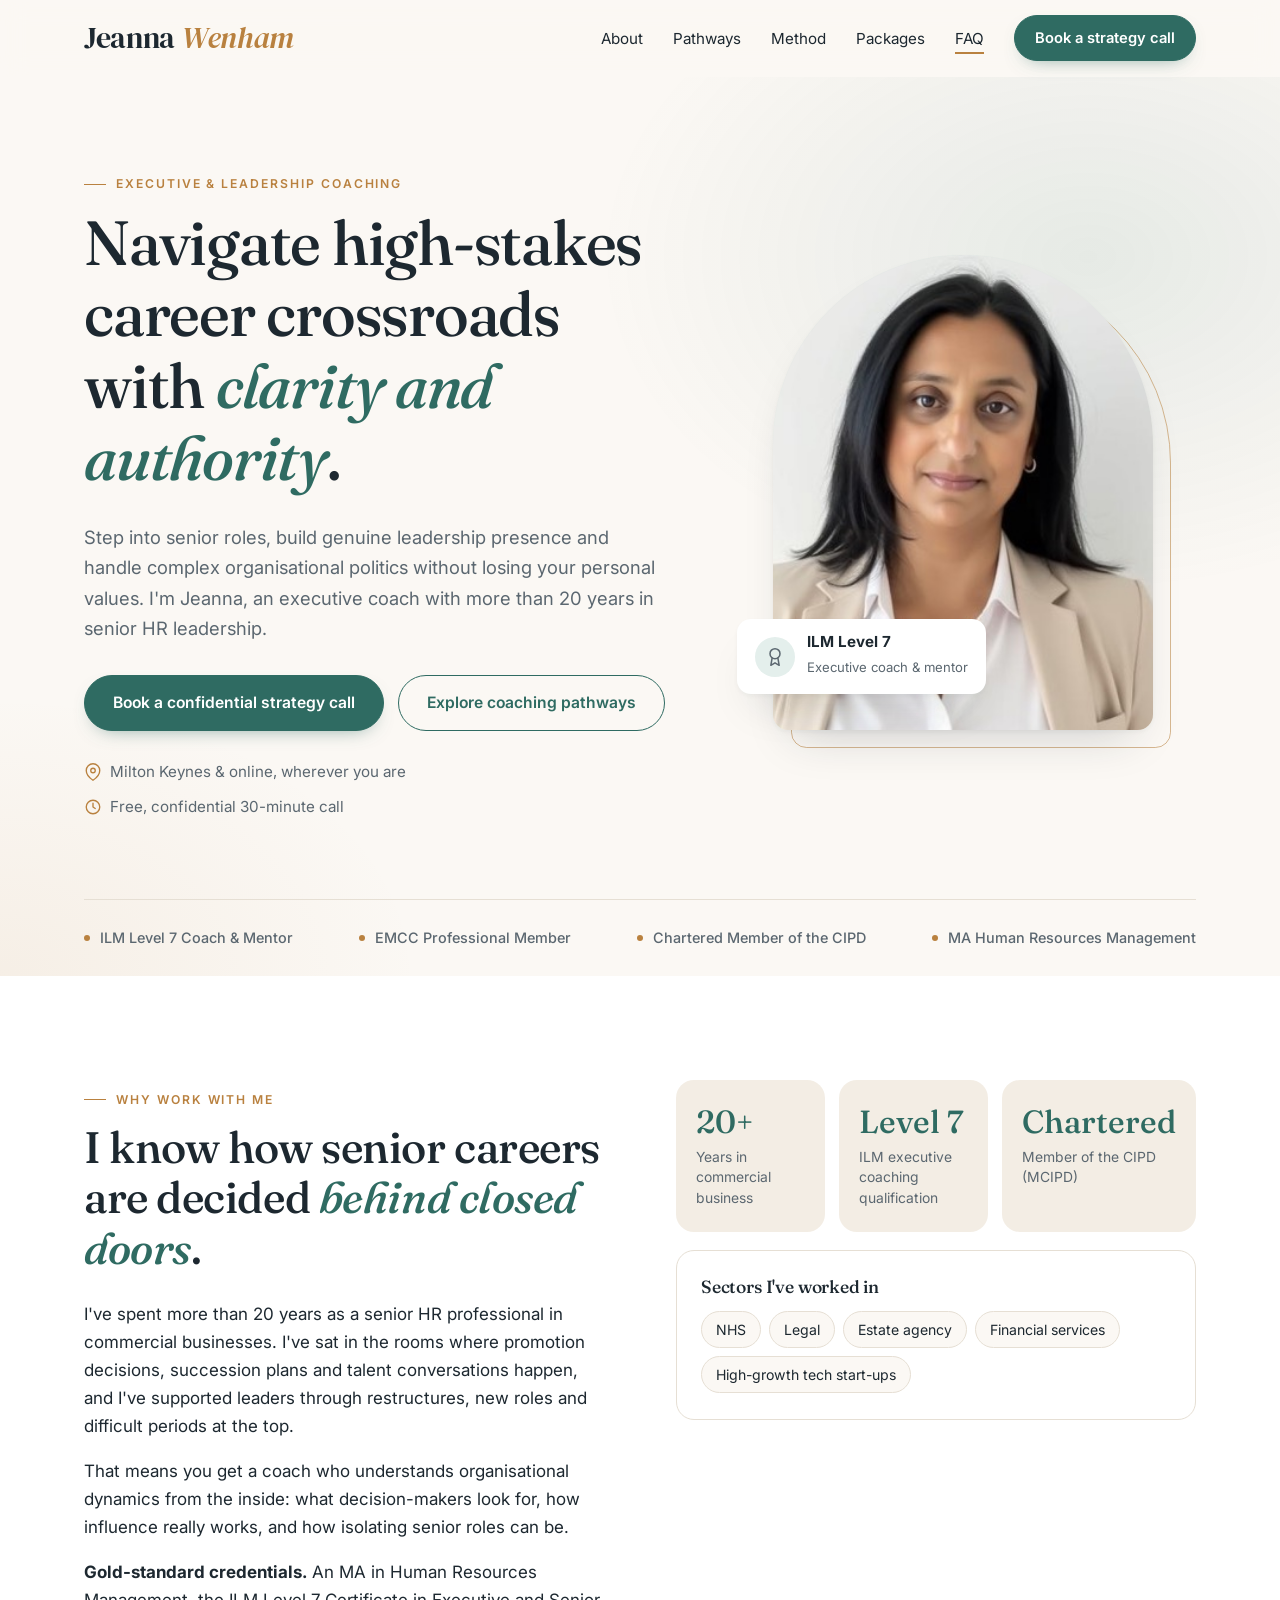
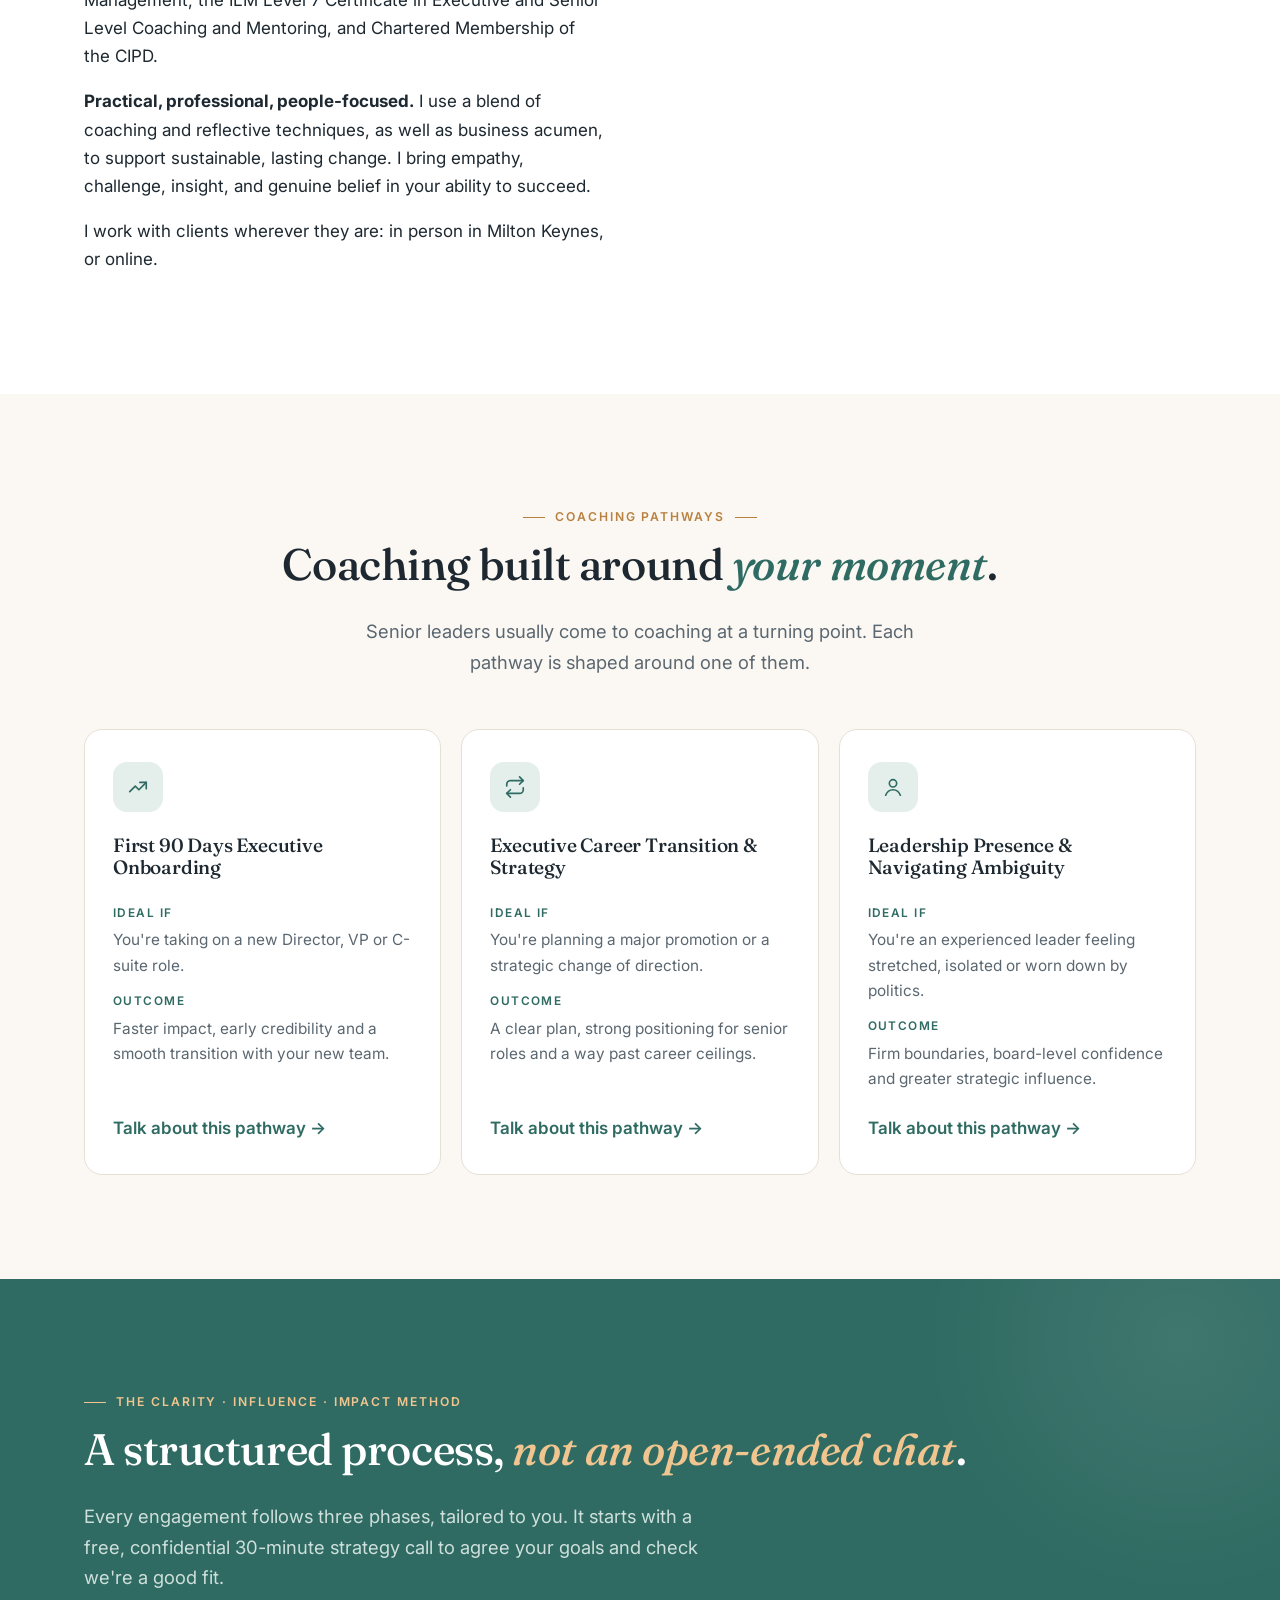
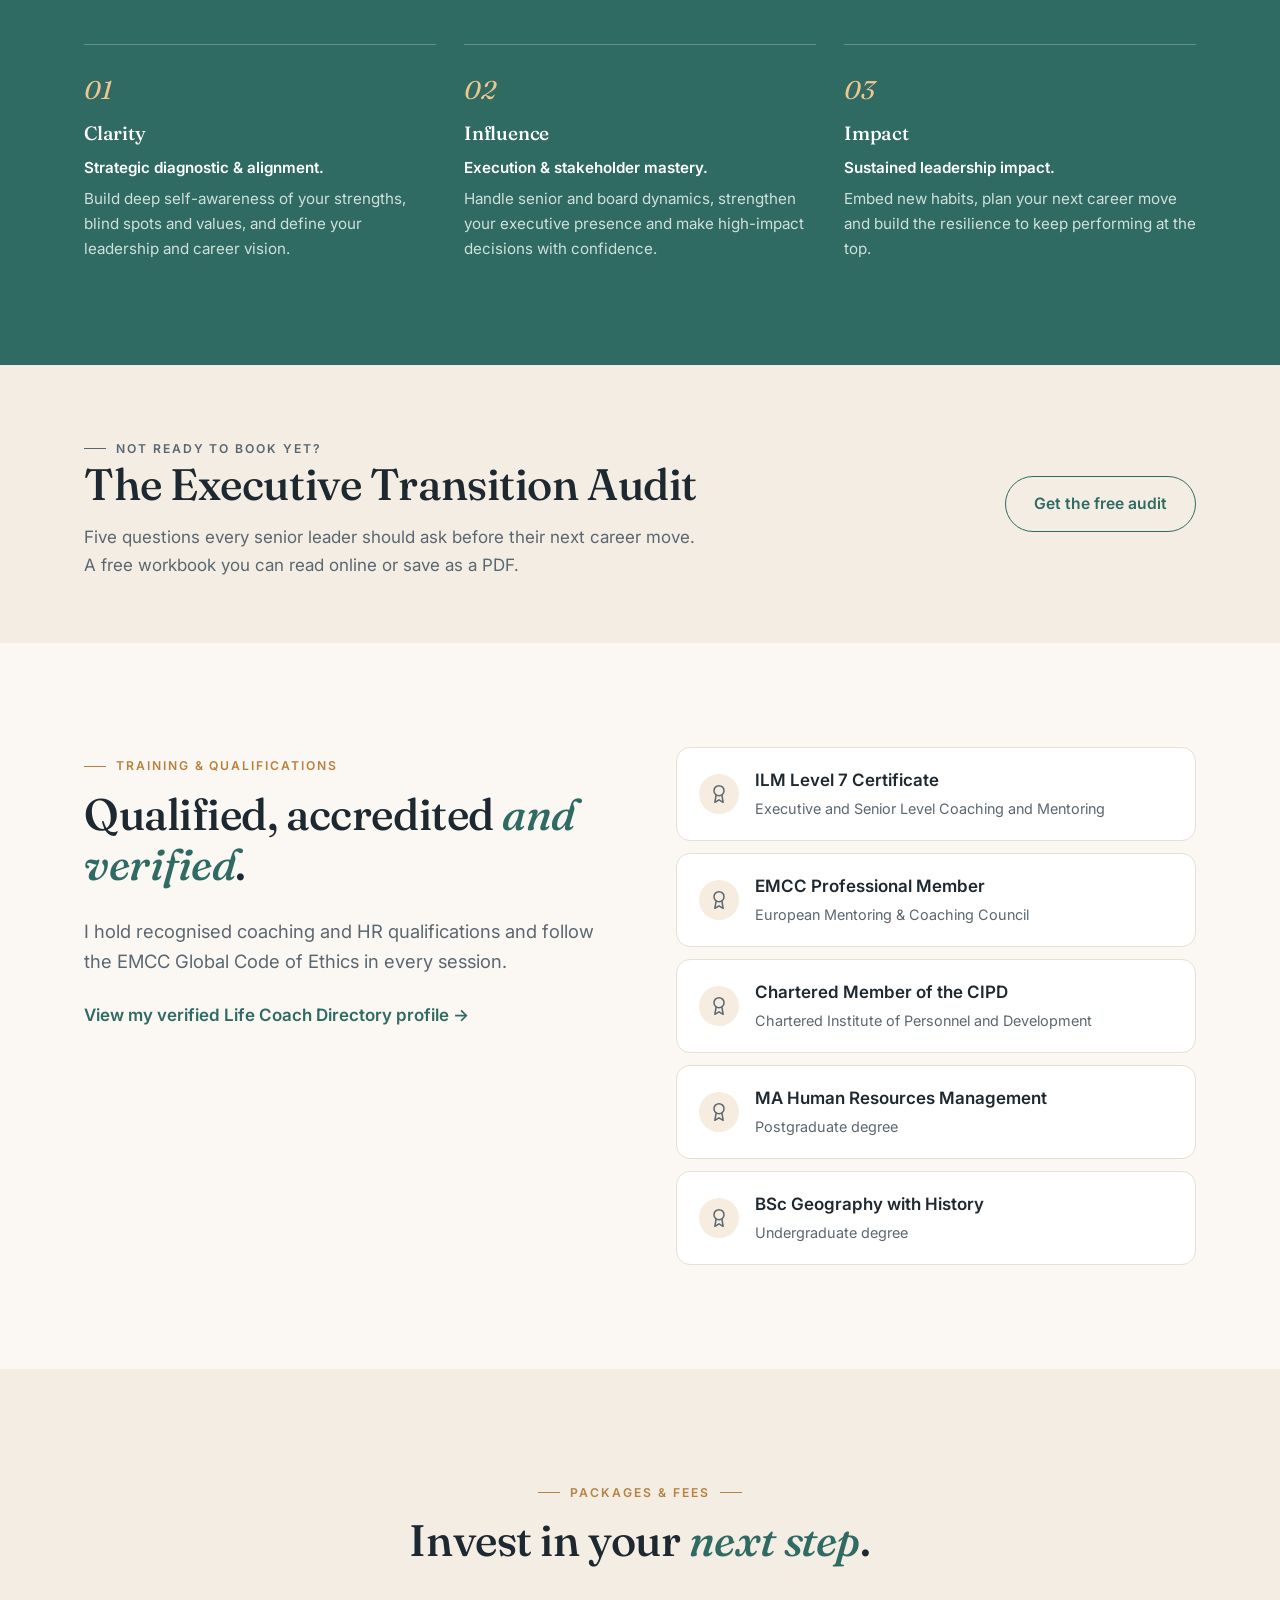
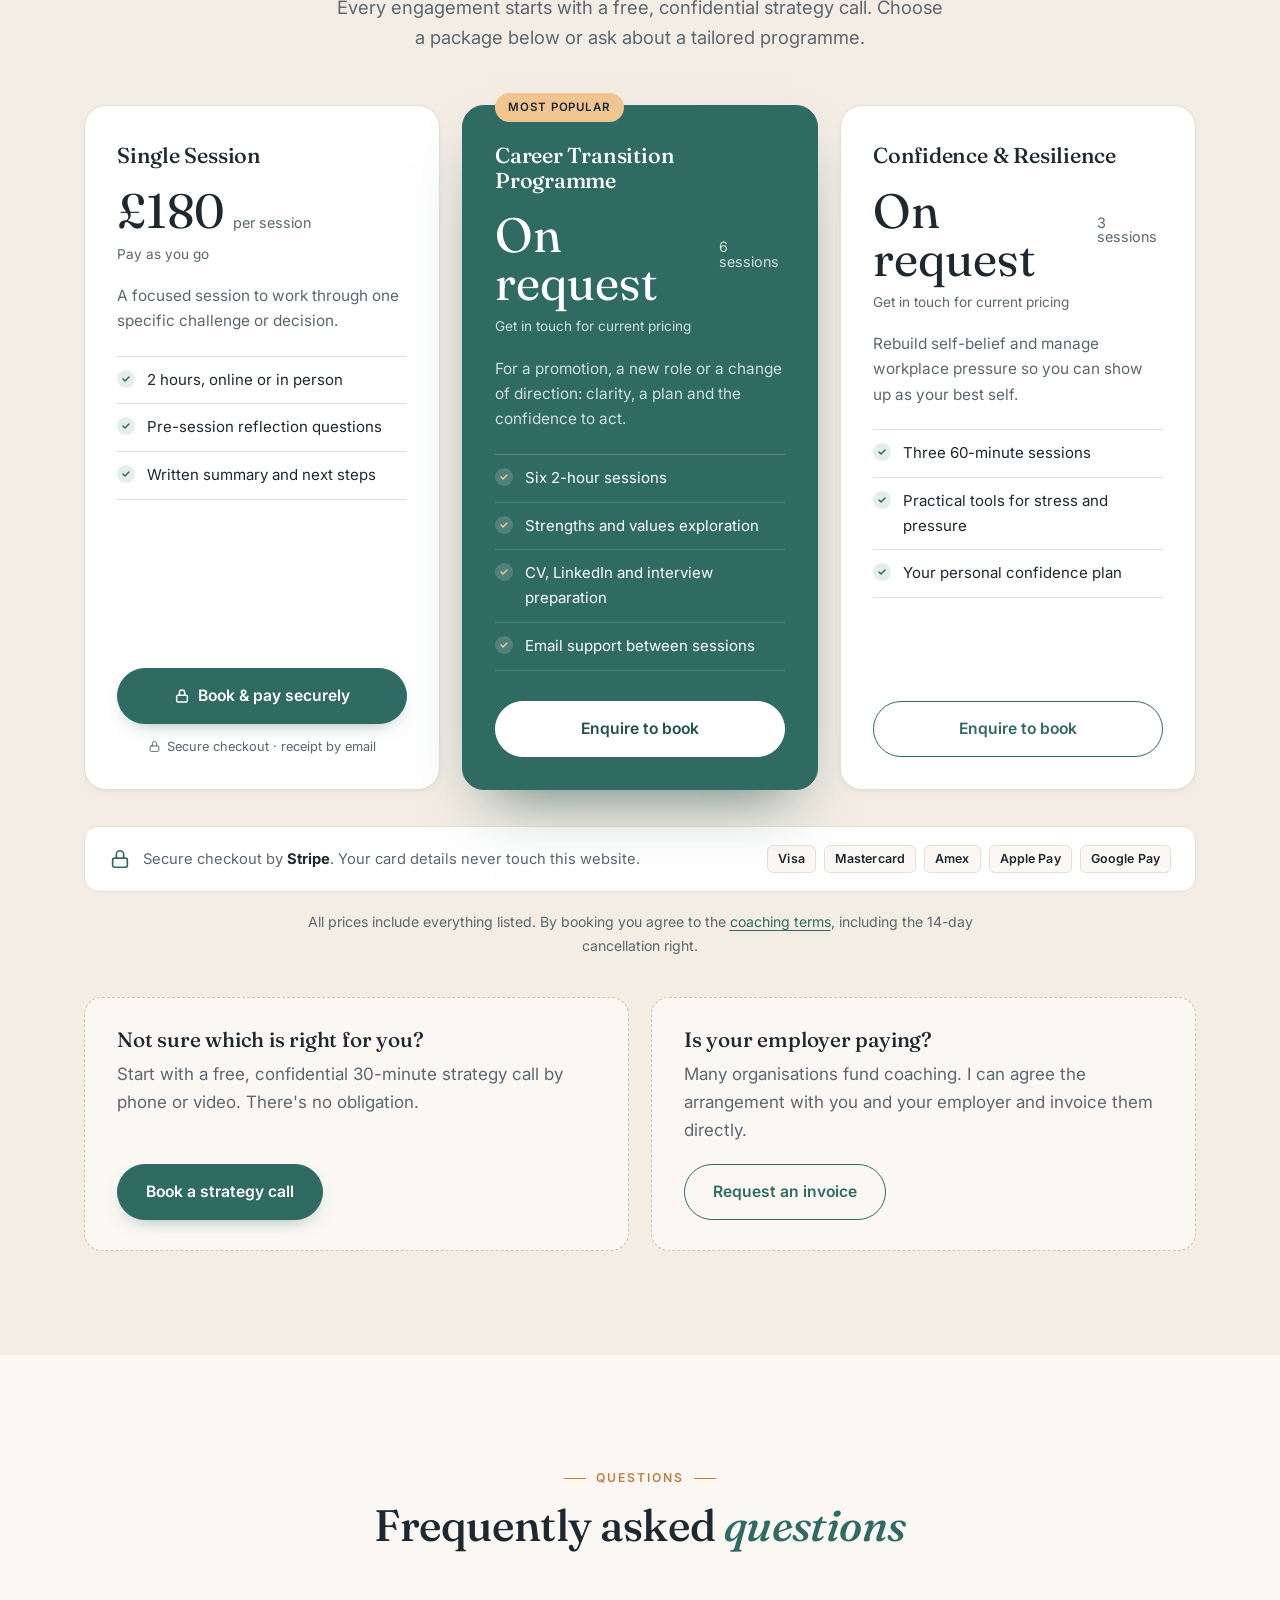
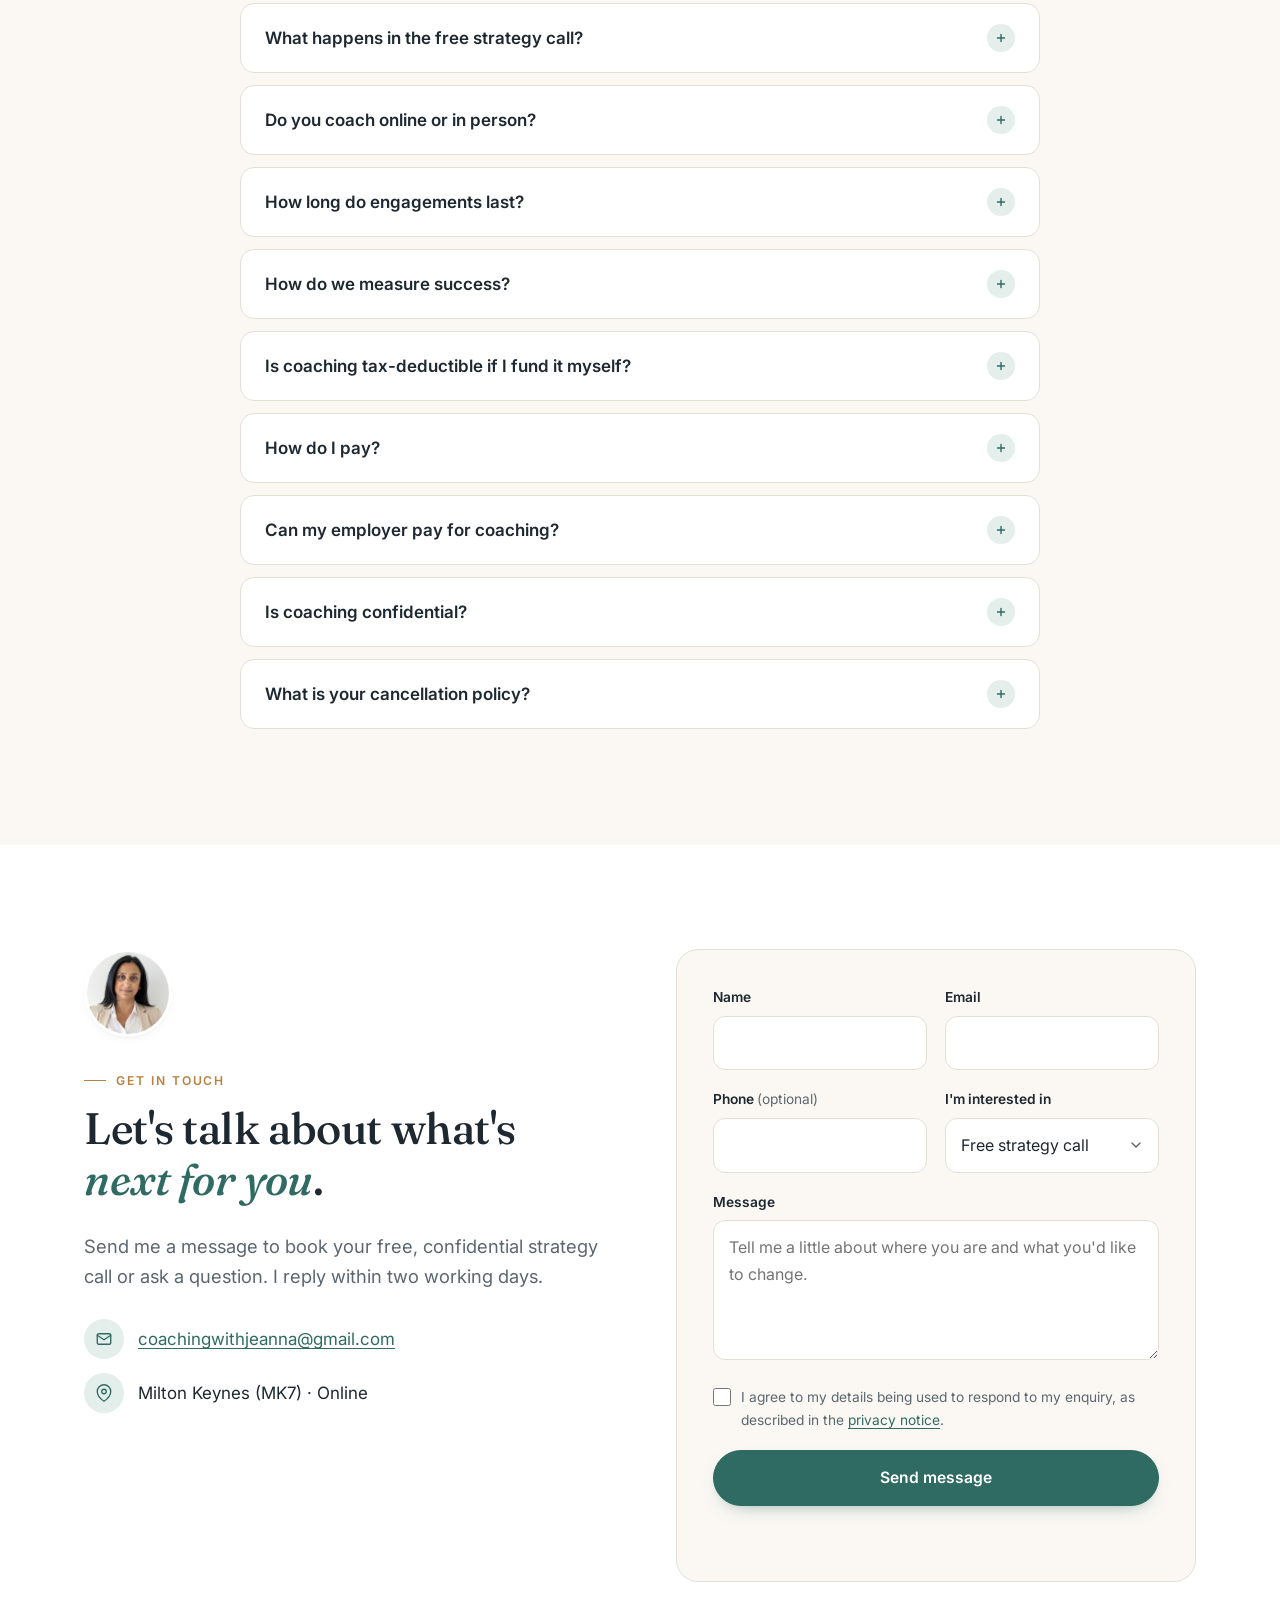
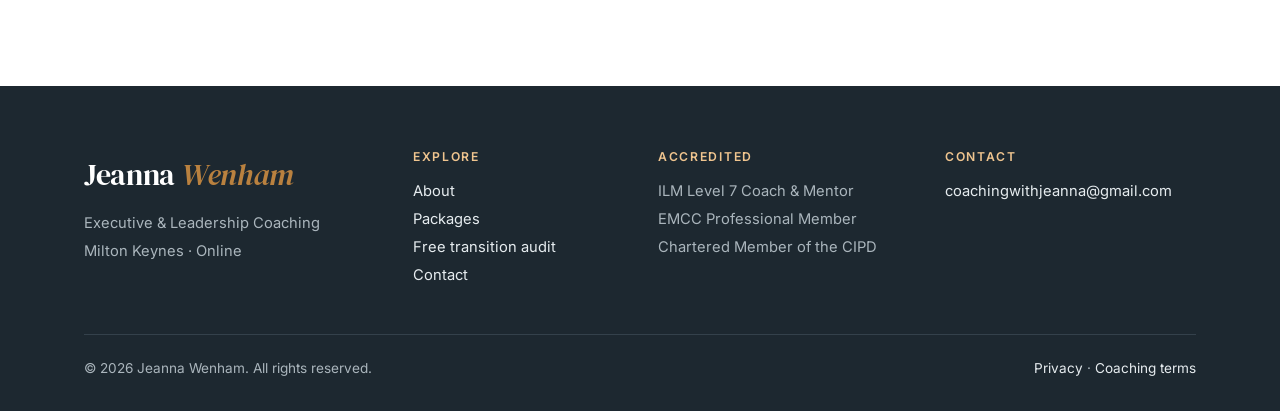
<file: index.html>
<!DOCTYPE html>
<html lang="en-GB">
<head>
  <meta charset="UTF-8">
  <meta name="viewport" content="width=device-width, initial-scale=1">
  <title>Jeanna Wenham | Executive &amp; Leadership Coaching | Milton Keynes &amp; Online</title>
  <meta name="description" content="Executive and leadership coaching for senior leaders from an ILM Level 7 coach and Chartered CIPD HR professional. New senior roles, career transitions, leadership presence and organisational politics. Milton Keynes and online.">
  <meta name="theme-color" content="#2f6b62">
  <meta property="og:type" content="website">
  <meta property="og:title" content="Jeanna Wenham | Executive &amp; Leadership Coaching">
  <meta property="og:description" content="Navigate high-stakes career crossroads with clarity and authority. Executive coaching in Milton Keynes and online.">
  <link rel="canonical" href="https://jeannawenhamcoaching.com/">
  <meta property="og:url" content="https://jeannawenhamcoaching.com/">
  <meta property="og:image" content="https://jeannawenhamcoaching.com/images/jeanna.jpg">
  <meta name="twitter:card" content="summary">
  <link rel="icon" href="images/favicon.svg" type="image/svg+xml">
  <link rel="apple-touch-icon" href="images/jeanna.jpg">
  <link rel="preconnect" href="https://fonts.googleapis.com">
  <link rel="preconnect" href="https://fonts.gstatic.com" crossorigin>
  <link href="https://fonts.googleapis.com/css2?family=Fraunces:ital,opsz,wght@0,9..144,400;0,9..144,500;1,9..144,400&family=Inter:wght@400;500;600&family=DM+Serif+Display:ital@0;1&display=swap" rel="stylesheet">
  <link rel="stylesheet" href="styles.css">
  <script>document.documentElement.classList.add("js")</script>
  <script type="application/ld+json">
  {
    "@context": "https://schema.org",
    "@type": "ProfessionalService",
    "name": "Jeanna Wenham Coaching",
    "description": "Executive and leadership coaching for senior leaders from an ILM Level 7 qualified coach and Chartered CIPD HR professional.",
    "image": "images/jeanna.jpg",
    "areaServed": ["Milton Keynes", "United Kingdom"],
    "founder": { "@type": "Person", "name": "Jeanna Wenham", "jobTitle": "Executive and Leadership Coach" }
  }
  </script>
</head>
<body>
<a href="#main" class="skip-link">Skip to content</a>

<header class="site-header">
  <div class="wrap nav">
    <a href="#top" class="logo">Jeanna <span>Wenham</span></a>
    <button class="menu-toggle" aria-label="Open menu" aria-expanded="false" aria-controls="menu"><span></span><span></span><span></span></button>
    <ul id="menu">
      <li><a href="#about">About</a></li>
      <li><a href="#help">Pathways</a></li>
      <li><a href="#approach">Method</a></li>
      <li><a href="#pricing">Packages</a></li>
      <li><a href="#faq">FAQ</a></li>
      <li><a href="#contact" class="btn btn-sm" data-consult>Book a strategy call</a></li>
    </ul>
  </div>
</header>

<main id="main">
  <span id="top"></span>

  <!-- HERO -->
  <section class="hero">
    <div class="wrap hero-grid">
      <div class="hero-copy">
        <p class="eyebrow">Executive &amp; Leadership Coaching</p>
        <h1>Navigate high-stakes career crossroads with <em>clarity and authority</em>.</h1>
        <p class="lead">Step into senior roles, build genuine leadership presence and handle complex organisational politics without losing your personal values. I'm Jeanna, an executive coach with more than 20 years in senior HR leadership.</p>
        <div class="hero-actions">
          <a href="#contact" class="btn" data-consult>Book a confidential strategy call</a>
          <a href="#help" class="btn btn-ghost">Explore coaching pathways</a>
        </div>
        <ul class="hero-meta">
          <li><svg viewBox="0 0 24 24" aria-hidden="true"><path d="M21 10c0 7-9 13-9 13S3 17 3 10a9 9 0 0 1 18 0z"/><circle cx="12" cy="10" r="3"/></svg>Milton Keynes &amp; online, wherever you are</li>
          <li><svg viewBox="0 0 24 24" aria-hidden="true"><circle cx="12" cy="12" r="9"/><path d="M12 7v5l3 2"/></svg>Free, confidential 30-minute call</li>
        </ul>
      </div>
      <div class="hero-visual">
        <div class="hero-portrait">
          <img src="images/jeanna.jpg" alt="Jeanna Wenham" width="400" height="400">
        </div>
        <div class="float-card">
          <span class="float-icon"><svg viewBox="0 0 24 24" aria-hidden="true"><circle cx="12" cy="8" r="6"/><path d="M8.5 13.5L7 22l5-3 5 3-1.5-8.5"/></svg></span>
          <div><strong>ILM Level 7</strong><span>Executive coach &amp; mentor</span></div>
        </div>
      </div>
    </div>
    <div class="wrap">
      <ul class="trust-bar">
        <li>ILM Level 7 Coach &amp; Mentor</li>
        <li>EMCC Professional Member</li>
        <li>Chartered Member of the CIPD</li>
        <li>MA Human Resources Management</li>
      </ul>
    </div>
  </section>

  <!-- ABOUT -->
  <section class="about" id="about">
    <div class="wrap two-col">
      <div class="reveal">
        <p class="eyebrow">Why work with me</p>
        <h2>I know how senior careers are decided <em>behind closed doors</em>.</h2>
        <p>I've spent more than 20 years as a senior HR professional in commercial businesses. I've sat in the rooms where promotion decisions, succession plans and talent conversations happen, and I've supported leaders through restructures, new roles and difficult periods at the top.</p>
        <p>That means you get a coach who understands organisational dynamics from the inside: what decision-makers look for, how influence really works, and how isolating senior roles can be.</p>
        <p><strong>Gold-standard credentials.</strong> An MA in Human Resources Management, the ILM Level 7 Certificate in Executive and Senior Level Coaching and Mentoring, and Chartered Membership of the CIPD.</p>
        <p><strong>Practical, professional, people-focused.</strong> I use a blend of coaching and reflective techniques, as well as business acumen, to support sustainable, lasting change. I bring empathy, challenge, insight, and genuine belief in your ability to succeed.</p>
        <p>I work with clients wherever they are: in person in Milton Keynes, or online.</p>
      </div>
      <div class="reveal">
        <div class="stat-row">
          <div class="stat"><strong>20+</strong><span>Years in commercial business</span></div>
          <div class="stat"><strong>Level 7</strong><span>ILM executive coaching qualification</span></div>
          <div class="stat"><strong>Chartered</strong><span>Member of the CIPD (MCIPD)</span></div>
        </div>
        <div class="sectors-box">
          <h3>Sectors I've worked in</h3>
          <ul class="sectors">
            <li>NHS</li><li>Legal</li><li>Estate agency</li><li>Financial services</li><li>High-growth tech start-ups</li>
          </ul>
        </div>
      </div>
    </div>
  </section>

  <!-- PATHWAYS -->
  <section id="help">
    <div class="wrap">
      <div class="section-head center reveal">
        <p class="eyebrow">Coaching pathways</p>
        <h2>Coaching built around <em>your moment</em>.</h2>
        <p class="lead">Senior leaders usually come to coaching at a turning point. Each pathway is shaped around one of them.</p>
      </div>
      <div class="cards cards-3">
        <div class="card pathway reveal">
          <div class="icon"><svg viewBox="0 0 24 24" aria-hidden="true"><path d="M3 17l6-6 4 4 8-8"/><path d="M14 7h7v7"/></svg></div>
          <h3>First 90 Days Executive Onboarding</h3>
          <dl>
            <dt>Ideal if</dt><dd>You're taking on a new Director, VP or C-suite role.</dd>
            <dt>Outcome</dt><dd>Faster impact, early credibility and a smooth transition with your new team.</dd>
          </dl>
          <a href="#contact" class="arrow-link" data-interest="First 90 Days Executive Onboarding">Talk about this pathway <span aria-hidden="true">→</span></a>
        </div>
        <div class="card pathway reveal">
          <div class="icon"><svg viewBox="0 0 24 24" aria-hidden="true"><path d="M17 1l4 4-4 4"/><path d="M3 11V9a4 4 0 0 1 4-4h14"/><path d="M7 23l-4-4 4-4"/><path d="M21 13v2a4 4 0 0 1-4 4H3"/></svg></div>
          <h3>Executive Career Transition &amp; Strategy</h3>
          <dl>
            <dt>Ideal if</dt><dd>You're planning a major promotion or a strategic change of direction.</dd>
            <dt>Outcome</dt><dd>A clear plan, strong positioning for senior roles and a way past career ceilings.</dd>
          </dl>
          <a href="#contact" class="arrow-link" data-interest="Executive Career Transition &amp; Strategy">Talk about this pathway <span aria-hidden="true">→</span></a>
        </div>
        <div class="card pathway reveal">
          <div class="icon"><svg viewBox="0 0 24 24" aria-hidden="true"><circle cx="12" cy="8" r="4"/><path d="M4 21c1.5-4 4.5-6 8-6s6.5 2 8 6"/></svg></div>
          <h3>Leadership Presence &amp; Navigating Ambiguity</h3>
          <dl>
            <dt>Ideal if</dt><dd>You're an experienced leader feeling stretched, isolated or worn down by politics.</dd>
            <dt>Outcome</dt><dd>Firm boundaries, board-level confidence and greater strategic influence.</dd>
          </dl>
          <a href="#contact" class="arrow-link" data-interest="Leadership Presence &amp; Navigating Ambiguity">Talk about this pathway <span aria-hidden="true">→</span></a>
        </div>
      </div>
    </div>
  </section>

  <!-- APPROACH -->
  <section class="approach" id="approach">
    <div class="wrap">
      <div class="section-head reveal">
        <p class="eyebrow">The Clarity · Influence · Impact Method</p>
        <h2>A structured process, <em>not an open-ended chat</em>.</h2>
        <p class="lead">Every engagement follows three phases, tailored to you. It starts with a free, confidential 30-minute strategy call to agree your goals and check we're a good fit.</p>
      </div>
      <ol class="steps steps-3">
        <li class="step reveal"><h3>Clarity</h3><p><strong>Strategic diagnostic &amp; alignment.</strong> Build deep self-awareness of your strengths, blind spots and values, and define your leadership and career vision.</p></li>
        <li class="step reveal"><h3>Influence</h3><p><strong>Execution &amp; stakeholder mastery.</strong> Handle senior and board dynamics, strengthen your executive presence and make high-impact decisions with confidence.</p></li>
        <li class="step reveal"><h3>Impact</h3><p><strong>Sustained leadership impact.</strong> Embed new habits, plan your next career move and build the resilience to keep performing at the top.</p></li>
      </ol>
    </div>
  </section>

  <!-- FREE AUDIT -->
  <section class="audit-band">
    <div class="wrap reveal">
      <div>
        <p class="eyebrow">Not ready to book yet?</p>
        <h2>The Executive Transition Audit</h2>
        <p>Five questions every senior leader should ask before their next career move. A free workbook you can read online or save as a PDF.</p>
      </div>
      <a href="audit.html" class="btn btn-ghost">Get the free audit</a>
    </div>
  </section>

  <!-- CREDENTIALS -->
  <section id="credentials">
    <div class="wrap two-col">
      <div class="reveal">
        <p class="eyebrow">Training &amp; qualifications</p>
        <h2>Qualified, accredited <em>and verified</em>.</h2>
        <p class="lead">I hold recognised coaching and HR qualifications and follow the EMCC Global Code of Ethics in every session.</p>
        <p class="mt-24"><a id="directory-link" class="arrow-link" href="https://www.lifecoach-directory.org.uk/lifecoaches/jeanna-wenham" target="_blank" rel="noopener">View my verified Life Coach Directory profile <span aria-hidden="true">→</span></a></p>
      </div>
      <ul class="creds reveal">
        <li><span class="cred-icon"><svg viewBox="0 0 24 24" aria-hidden="true"><circle cx="12" cy="8" r="6"/><path d="M8.5 13.5L7 22l5-3 5 3-1.5-8.5"/></svg></span><div><strong>ILM Level 7 Certificate</strong><span>Executive and Senior Level Coaching and Mentoring</span></div></li>
        <li><span class="cred-icon"><svg viewBox="0 0 24 24" aria-hidden="true"><circle cx="12" cy="8" r="6"/><path d="M8.5 13.5L7 22l5-3 5 3-1.5-8.5"/></svg></span><div><strong>EMCC Professional Member</strong><span>European Mentoring &amp; Coaching Council</span></div></li>
        <li><span class="cred-icon"><svg viewBox="0 0 24 24" aria-hidden="true"><circle cx="12" cy="8" r="6"/><path d="M8.5 13.5L7 22l5-3 5 3-1.5-8.5"/></svg></span><div><strong>Chartered Member of the CIPD</strong><span>Chartered Institute of Personnel and Development</span></div></li>
        <li><span class="cred-icon"><svg viewBox="0 0 24 24" aria-hidden="true"><circle cx="12" cy="8" r="6"/><path d="M8.5 13.5L7 22l5-3 5 3-1.5-8.5"/></svg></span><div><strong>MA Human Resources Management</strong><span>Postgraduate degree</span></div></li>
        <li><span class="cred-icon"><svg viewBox="0 0 24 24" aria-hidden="true"><circle cx="12" cy="8" r="6"/><path d="M8.5 13.5L7 22l5-3 5 3-1.5-8.5"/></svg></span><div><strong>BSc Geography with History</strong><span>Undergraduate degree</span></div></li>
      </ul>
    </div>
  </section>

  <!-- PRICING -->
  <section class="pricing" id="pricing">
    <div class="wrap">
      <div class="section-head center reveal">
        <p class="eyebrow">Packages &amp; fees</p>
        <h2>Invest in your <em>next step</em>.</h2>
        <p class="lead">Every engagement starts with a free, confidential strategy call. Choose a package below or ask about a tailored programme.</p>
      </div>
      <div class="price-grid" id="price-grid"><!-- filled from config.js --></div>

      <div class="pay-trust reveal">
        <div class="pay-secure">
          <svg viewBox="0 0 24 24" aria-hidden="true"><rect x="4" y="11" width="16" height="10" rx="2"/><path d="M8 11V7a4 4 0 0 1 8 0v4"/></svg>
          <span>Secure checkout by <strong>Stripe</strong>. Your card details never touch this website.</span>
        </div>
        <ul class="pay-methods" id="pay-methods"></ul>
      </div>
      <p class="price-note">All prices include everything listed. By booking you agree to the <a href="terms.html">coaching terms</a>, including the 14-day cancellation right.</p>

      <div class="extra-grid">
        <div class="extra reveal">
          <h3>Not sure which is right for you?</h3>
          <p>Start with a free, confidential 30-minute strategy call by phone or video. There's no obligation.</p>
          <a href="#contact" class="btn" data-consult>Book a strategy call</a>
        </div>
        <div class="extra reveal">
          <h3>Is your employer paying?</h3>
          <p>Many organisations fund coaching. I can agree the arrangement with you and your employer and invoice them directly.</p>
          <a href="#contact" class="btn btn-ghost" data-interest="Coaching funded by my employer">Request an invoice</a>
        </div>
      </div>
      <p class="price-note" id="custom-pay" hidden>Agreed a tailored package or received an invoice? <a id="custom-pay-link" href="#" rel="noopener">Pay an agreed amount securely <span aria-hidden="true">→</span></a></p>
    </div>
  </section>

  <!-- FAQ -->
  <section class="faq" id="faq">
    <div class="wrap">
      <div class="section-head center reveal">
        <p class="eyebrow">Questions</p>
        <h2>Frequently asked <em>questions</em></h2>
      </div>
      <div class="faq-wrap reveal">
        <details><summary>What happens in the free strategy call?</summary><p>It's a confidential 30-minute conversation by phone or video. We'll talk about what's going on for you and what you'd like to change, and you can ask any questions about how coaching works. There's no pressure to book.</p></details>
        <details><summary>Do you coach online or in person?</summary><p>Both. I see clients in person in Milton Keynes (MK7), and online by video call wherever you are.</p></details>
        <details><summary>How long do engagements last?</summary><p>It depends on your goals. A single session can help with one specific decision. Most senior leaders work with me over a programme of three to six sessions, spread over a few months so there's time to put things into practice between them. We'll agree the right length in your strategy call.</p></details>
        <details><summary>How do we measure success?</summary><p>We agree clear goals and what success looks like at the start, review progress midway, and look back at the end at what has changed for you, your role and the people around you.</p></details>
        <details><summary>Is coaching tax-deductible if I fund it myself?</summary><p>It depends on your situation. If you're self-employed or run your own company, coaching that develops skills for your current business may be an allowable expense. If you're employed and pay personally, tax relief is usually not available, which is why many clients ask their employer to fund it. Please check with your accountant or HMRC for advice on your circumstances.</p></details>
        <details><summary>How do I pay?</summary><p>You can book and pay online by card, Apple Pay or Google Pay through Stripe's secure checkout. You'll get a receipt by email straight away, and I'll be in touch within two working days to arrange your first session. Packages are paid in full when you book.</p></details>
        <details><summary>Can my employer pay for coaching?</summary><p>Yes. Many organisations fund coaching for their people. I can provide an invoice and agree the arrangement with you and your employer up front.</p></details>
        <details><summary>Is coaching confidential?</summary><p>Yes. As an EMCC professional member I follow the Global Code of Ethics for coaches and mentors, and everything we discuss stays between us.</p></details>
        <details><summary>What is your cancellation policy?</summary><p>Please give at least 48 hours' notice to rearrange a session. Sessions cancelled with less notice, or missed, count as used. You can cancel a booking within 14 days for a refund. See the <a href="terms.html">coaching terms</a> for details.</p></details>
      </div>
    </div>
  </section>

  <!-- BOOKING (shown once bookingLink is set in config.js) -->
  <section id="book" class="book" hidden>
    <div class="wrap">
      <div class="section-head center">
        <p class="eyebrow">Book online</p>
        <h2>Choose a time for your <em>strategy call</em></h2>
        <p class="lead">Pick a slot that suits you. You'll get a confirmation email and a calendar invite straight away.</p>
      </div>
      <div class="booking-frame"><iframe id="booking-iframe" title="Book a consultation with Jeanna Wenham" loading="lazy"></iframe></div>
      <p class="center mt-16"><a id="booking-newtab" class="arrow-link" href="#" target="_blank" rel="noopener">Calendar not loading? Open it in a new tab <span aria-hidden="true">→</span></a></p>
    </div>
  </section>

  <!-- CONTACT -->
  <section class="contact" id="contact">
    <div class="wrap two-col">
      <div class="reveal">
        <img src="images/jeanna.jpg" alt="" class="avatar" width="88" height="88">
        <p class="eyebrow">Get in touch</p>
        <h2>Let's talk about what's <em>next for you</em>.</h2>
        <p class="lead">Send me a message to book your free, confidential strategy call or ask a question. I reply within two working days.</p>
        <ul class="contact-list" id="contact-list"><!-- filled from config.js --></ul>
        <p id="booking-wrap" class="mt-24" hidden><a href="#book" class="btn btn-ghost">Pick a time online</a></p>
      </div>
      <form id="contact-form" class="form-card reveal" novalidate>
        <input type="text" name="_honey" class="hp" tabindex="-1" autocomplete="off" aria-hidden="true">
        <div class="form-row">
          <div><label for="name">Name</label><input id="name" name="name" required autocomplete="name"></div>
          <div><label for="email">Email</label><input id="email" name="email" type="email" required autocomplete="email"></div>
        </div>
        <div class="form-row">
          <div><label for="phone">Phone <span class="opt">(optional)</span></label><input id="phone" name="phone" type="tel" autocomplete="tel"></div>
          <div>
            <label for="interest">I'm interested in</label>
            <select id="interest" name="interest">
              <option>Free strategy call</option>
              <option>First 90 Days Executive Onboarding</option>
              <option>Executive Career Transition &amp; Strategy</option>
              <option>Leadership Presence &amp; Navigating Ambiguity</option>
              <option>A coaching package</option>
              <option>Coaching funded by my employer</option>
              <option>Something else</option>
            </select>
          </div>
        </div>
        <div><label for="message">Message</label><textarea id="message" name="message" required placeholder="Tell me a little about where you are and what you'd like to change."></textarea></div>
        <label class="consent"><input type="checkbox" id="consent" name="consent" required> <span>I agree to my details being used to respond to my enquiry, as described in the <a href="privacy.html">privacy notice</a>.</span></label>
        <button type="submit" class="btn">Send message</button>
        <p class="form-status" id="form-status" role="status" aria-live="polite"></p>
      </form>
    </div>
  </section>

</main>

<footer class="site-footer">
  <div class="wrap">
    <div class="foot-grid">
      <div>
        <a href="index.html" class="logo">Jeanna <span>Wenham</span></a>
        <p>Executive &amp; Leadership Coaching<br>Milton Keynes · Online</p>
      </div>
      <div>
        <h4>Explore</h4>
        <p><a href="index.html#about">About</a><br><a href="index.html#pricing">Packages</a><br><a href="audit.html">Free transition audit</a><br><a href="index.html#contact">Contact</a></p>
      </div>
      <div>
        <h4>Accredited</h4>
        <p>ILM Level 7 Coach &amp; Mentor<br>EMCC Professional Member<br>Chartered Member of the CIPD</p>
      </div>
      <div>
        <h4>Contact</h4>
        <p id="foot-contact">Milton Keynes (MK7)<br>Online, wherever you are</p>
      </div>
    </div>
    <div class="foot-bottom">
      <span>© <span class="year"></span> Jeanna Wenham. All rights reserved.</span>
      <span><a href="privacy.html">Privacy</a> · <a href="terms.html">Coaching terms</a></span>
    </div>
  </div>
</footer>

<script src="config.js"></script>
<script src="main.js"></script>
</body>
</html>
</file>
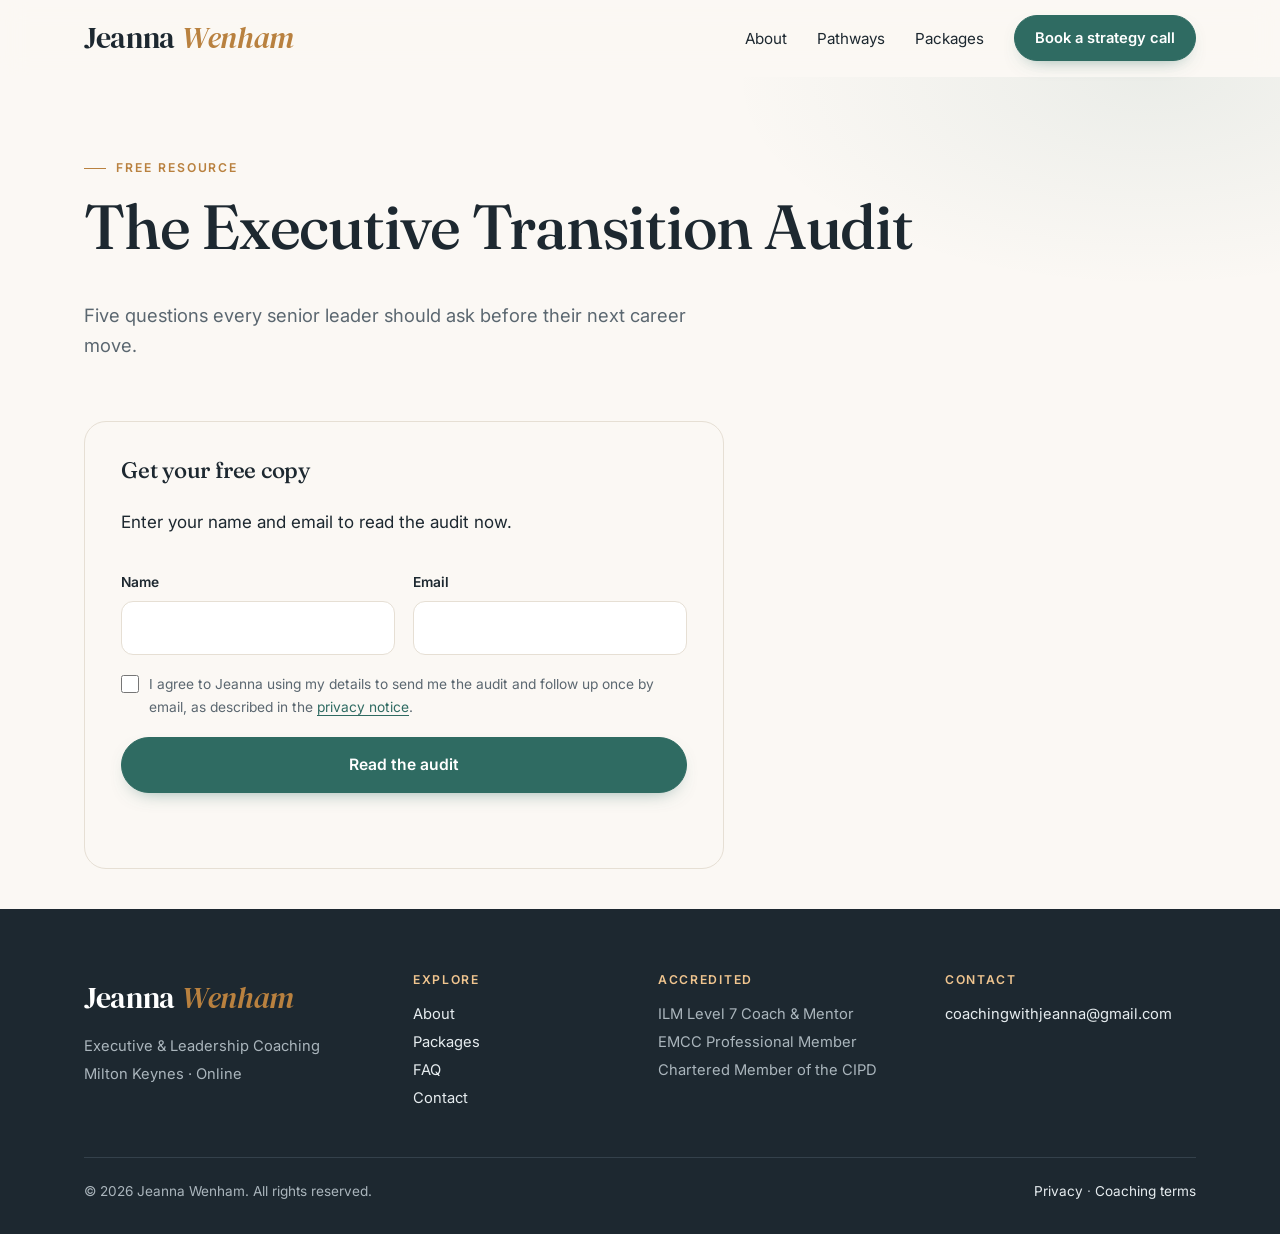
<file: audit.html>
<!DOCTYPE html>
<html lang="en-GB">
<head>
  <meta charset="UTF-8">
  <meta name="viewport" content="width=device-width, initial-scale=1">
  <title>The Executive Transition Audit | Jeanna Wenham Coaching</title>
  <meta name="description" content="Five questions every senior leader should ask before their next career move. A free self-reflection workbook from executive coach Jeanna Wenham.">
  <meta name="robots" content="index,follow">
  <meta name="theme-color" content="#2f6b62">
  <link rel="canonical" href="https://jeannawenhamcoaching.com/audit.html">
  <meta property="og:title" content="The Executive Transition Audit">
  <meta property="og:description" content="Five questions every senior leader should ask before their next career move.">
  <meta property="og:image" content="https://jeannawenhamcoaching.com/images/jeanna.jpg">
  <link rel="icon" href="images/favicon.svg" type="image/svg+xml">
  <link rel="preconnect" href="https://fonts.googleapis.com">
  <link rel="preconnect" href="https://fonts.gstatic.com" crossorigin>
  <link href="https://fonts.googleapis.com/css2?family=Fraunces:ital,opsz,wght@0,9..144,400;0,9..144,500;1,9..144,400&family=Inter:wght@400;500;600&family=DM+Serif+Display:ital@0;1&display=swap" rel="stylesheet">
  <link rel="stylesheet" href="styles.css">
</head>
<body>
<header class="site-header">
  <div class="wrap nav">
    <a href="index.html" class="logo">Jeanna <span>Wenham</span></a>
    <button class="menu-toggle" aria-label="Open menu" aria-expanded="false" aria-controls="menu"><span></span><span></span><span></span></button>
    <ul id="menu">
      <li><a href="index.html#about">About</a></li>
      <li><a href="index.html#help">Pathways</a></li>
      <li><a href="index.html#pricing">Packages</a></li>
      <li><a href="index.html#contact" class="btn btn-sm">Book a strategy call</a></li>
    </ul>
  </div>
</header>

<main>
  <section class="page-hero">
    <div class="wrap">
      <p class="eyebrow">Free resource</p>
      <h1>The Executive Transition Audit</h1>
      <p class="lead">Five questions every senior leader should ask before their next career move.</p>
      <p class="hero-actions no-print"><button type="button" class="btn" id="print-audit">Download or print as PDF</button></p>
      <form id="audit-gate" class="form-card audit-gate no-print" novalidate hidden>
        <h2>Get your free copy</h2>
        <p>Enter your name and email to read the audit now.</p>
        <input type="text" name="_honey" class="hp" tabindex="-1" autocomplete="off" aria-hidden="true">
        <div class="form-row">
          <div><label for="gate-name">Name</label><input id="gate-name" name="name" required autocomplete="name"></div>
          <div><label for="gate-email">Email</label><input id="gate-email" name="email" type="email" required autocomplete="email"></div>
        </div>
        <label class="consent"><input type="checkbox" id="gate-consent" name="consent" required> <span>I agree to Jeanna using my details to send me the audit and follow up once by email, as described in the <a href="privacy.html">privacy notice</a>.</span></label>
        <button type="submit" class="btn">Read the audit</button>
        <p class="form-status" id="gate-status" role="status" aria-live="polite"></p>
      </form>
    </div>
  </section>

  <section class="page audit" id="audit-content">
    <div class="wrap">
      <p>The higher you go, the more each career move costs, and the fewer people you can talk to honestly about it. A promotion, a new organisation or a change of direction can be the best decision you ever make. It can also be a move made for the wrong reasons, at the wrong time, without the support you need.</p>
      <p>I've spent more than 20 years in senior HR, watching leaders make these decisions from the other side of the table. The ones who thrive have usually asked themselves a few hard questions first. This audit gives you those questions.</p>
      <p><strong>How to use it:</strong> set aside 30 minutes somewhere quiet. Answer each question honestly, in writing if you can. Then rate how ready you feel on that question from 1 (not at all) to 5 (completely). There are no right answers. What matters is what you notice.</p>

      <div class="audit-q">
        <p class="audit-num">01</p>
        <h2>Why this move, and why now?</h2>
        <p>Are you moving <em>towards</em> something you want, or <em>away</em> from something you don't? Both are valid, but a move driven only by frustration, boredom or a difficult boss often brings the same problems with it. Timing matters too: what is happening in your life, your organisation and the market right now?</p>
        <ul>
          <li>If nothing about my current situation changed, would I still want this?</li>
          <li>What am I hoping this move will give me that I don't have today?</li>
          <li>What would I regret if I waited another year, or if I didn't wait?</li>
        </ul>
        <div class="audit-write" aria-hidden="true"></div>
        <p class="audit-rate">My readiness: 1 &nbsp;·&nbsp; 2 &nbsp;·&nbsp; 3 &nbsp;·&nbsp; 4 &nbsp;·&nbsp; 5</p>
      </div>

      <div class="audit-q">
        <p class="audit-num">02</p>
        <h2>What will success look like in 12 months, and who decides?</h2>
        <p>At senior level, success is rarely defined by the job description. It is judged by a small number of people, often against expectations nobody has written down. Leaders who stumble in new roles usually haven't misjudged the work. They've misjudged what was really expected of them.</p>
        <ul>
          <li>What three outcomes would make this move clearly worthwhile a year from now?</li>
          <li>Who will judge whether I've succeeded, and what do they care about most?</li>
          <li>What unspoken expectations or history might come with this role?</li>
        </ul>
        <div class="audit-write" aria-hidden="true"></div>
        <p class="audit-rate">My readiness: 1 &nbsp;·&nbsp; 2 &nbsp;·&nbsp; 3 &nbsp;·&nbsp; 4 &nbsp;·&nbsp; 5</p>
      </div>

      <div class="audit-q">
        <p class="audit-num">03</p>
        <h2>Which strengths got me here, and which could hold me back?</h2>
        <p>The skills that earn a promotion are not always the ones that make you successful after it. Deep expertise, being the person who fixes things, or driving results personally can all become liabilities when the job is to set direction, delegate and lead through others.</p>
        <ul>
          <li>What am I known for, and will the next role need more or less of it?</li>
          <li>What will I need to stop doing, or let go of, to succeed at the next level?</li>
          <li>Where have I had feedback I've been reluctant to act on?</li>
        </ul>
        <div class="audit-write" aria-hidden="true"></div>
        <p class="audit-rate">My readiness: 1 &nbsp;·&nbsp; 2 &nbsp;·&nbsp; 3 &nbsp;·&nbsp; 4 &nbsp;·&nbsp; 5</p>
      </div>

      <div class="audit-q">
        <p class="audit-num">04</p>
        <h2>Who do I need on my side, and where do I stand with them today?</h2>
        <p>Senior appointments and early success depend on relationships as much as ability. Decisions about who gets promoted, and who gets backed when things get difficult, are often shaped by sponsors and influencers you may never see in the room.</p>
        <ul>
          <li>Who are the five people whose support matters most for this move?</li>
          <li>Who is actively sponsoring me, and who might quietly oppose me?</li>
          <li>Which relationship, if I invested in it now, would make the biggest difference?</li>
        </ul>
        <div class="audit-write" aria-hidden="true"></div>
        <p class="audit-rate">My readiness: 1 &nbsp;·&nbsp; 2 &nbsp;·&nbsp; 3 &nbsp;·&nbsp; 4 &nbsp;·&nbsp; 5</p>
      </div>

      <div class="audit-q">
        <p class="audit-num">05</p>
        <h2>What am I not willing to compromise?</h2>
        <p>Every senior role asks for something in return: time, energy, visibility, sometimes your values. Knowing your limits before you start makes it far easier to hold them under pressure, and to spot early if a role isn't right for you.</p>
        <ul>
          <li>What matters most to me outside work, and how will this move affect it?</li>
          <li>Which of my values would I find hardest to protect in this organisation?</li>
          <li>What early warning signs would tell me the cost is getting too high?</li>
        </ul>
        <div class="audit-write" aria-hidden="true"></div>
        <p class="audit-rate">My readiness: 1 &nbsp;·&nbsp; 2 &nbsp;·&nbsp; 3 &nbsp;·&nbsp; 4 &nbsp;·&nbsp; 5</p>
      </div>

      <h2>What your scores tell you</h2>
      <p>Add up your five readiness scores.</p>
      <ul class="audit-scores">
        <li><strong>20–25: Ready to move.</strong> You have a clear rationale and a good grasp of what lies ahead. Focus on a strong start: your first 90 days will shape how you're seen for years.</li>
        <li><strong>13–19: Nearly there.</strong> The direction feels right, but one or two areas need more thought. Look at your lowest score: that's where a move is most likely to come unstuck.</li>
        <li><strong>5–12: Pause and get clear.</strong> This doesn't mean don't move. It means the decision deserves more space before you commit, ideally with someone who can challenge your thinking.</li>
      </ul>
      <p>Whatever your score, look again at the question you found hardest to answer. It is usually the one most worth talking through.</p>

      <div class="extra audit-cta">
        <h3>Want to talk it through?</h3>
        <p>I offer a free, confidential 30-minute strategy call for leaders weighing up their next move. We'll look at your answers together, and you'll leave with a clearer view of your next step, whether or not we go on to work together.</p>
        <p class="no-print"><a href="index.html#contact" class="btn">Book a confidential strategy call</a></p>
        <p class="print-only">Book at jeannawenhamcoaching.com</p>
      </div>
      <p class="audit-sign">Jeanna Wenham · Executive &amp; Leadership Coach · ILM Level 7 · Chartered MCIPD · EMCC Professional Member</p>
    </div>
  </section>
</main>

<footer class="site-footer">
  <div class="wrap">
    <div class="foot-grid">
      <div>
        <a href="index.html" class="logo">Jeanna <span>Wenham</span></a>
        <p>Executive &amp; Leadership Coaching<br>Milton Keynes · Online</p>
      </div>
      <div>
        <h4>Explore</h4>
        <p><a href="index.html#about">About</a><br><a href="index.html#pricing">Packages</a><br><a href="index.html#faq">FAQ</a><br><a href="index.html#contact">Contact</a></p>
      </div>
      <div>
        <h4>Accredited</h4>
        <p>ILM Level 7 Coach &amp; Mentor<br>EMCC Professional Member<br>Chartered Member of the CIPD</p>
      </div>
      <div>
        <h4>Contact</h4>
        <p id="foot-contact">Milton Keynes (MK7)<br>Online, wherever you are</p>
      </div>
    </div>
    <div class="foot-bottom">
      <span>© <span class="year"></span> Jeanna Wenham. All rights reserved.</span>
      <span><a href="privacy.html">Privacy</a> · <a href="terms.html">Coaching terms</a></span>
    </div>
  </div>
</footer>

<script src="config.js"></script>
<script src="main.js"></script>
<script>document.getElementById("print-audit").addEventListener("click", function () { window.print(); });</script>
</body>
</html>
</file>
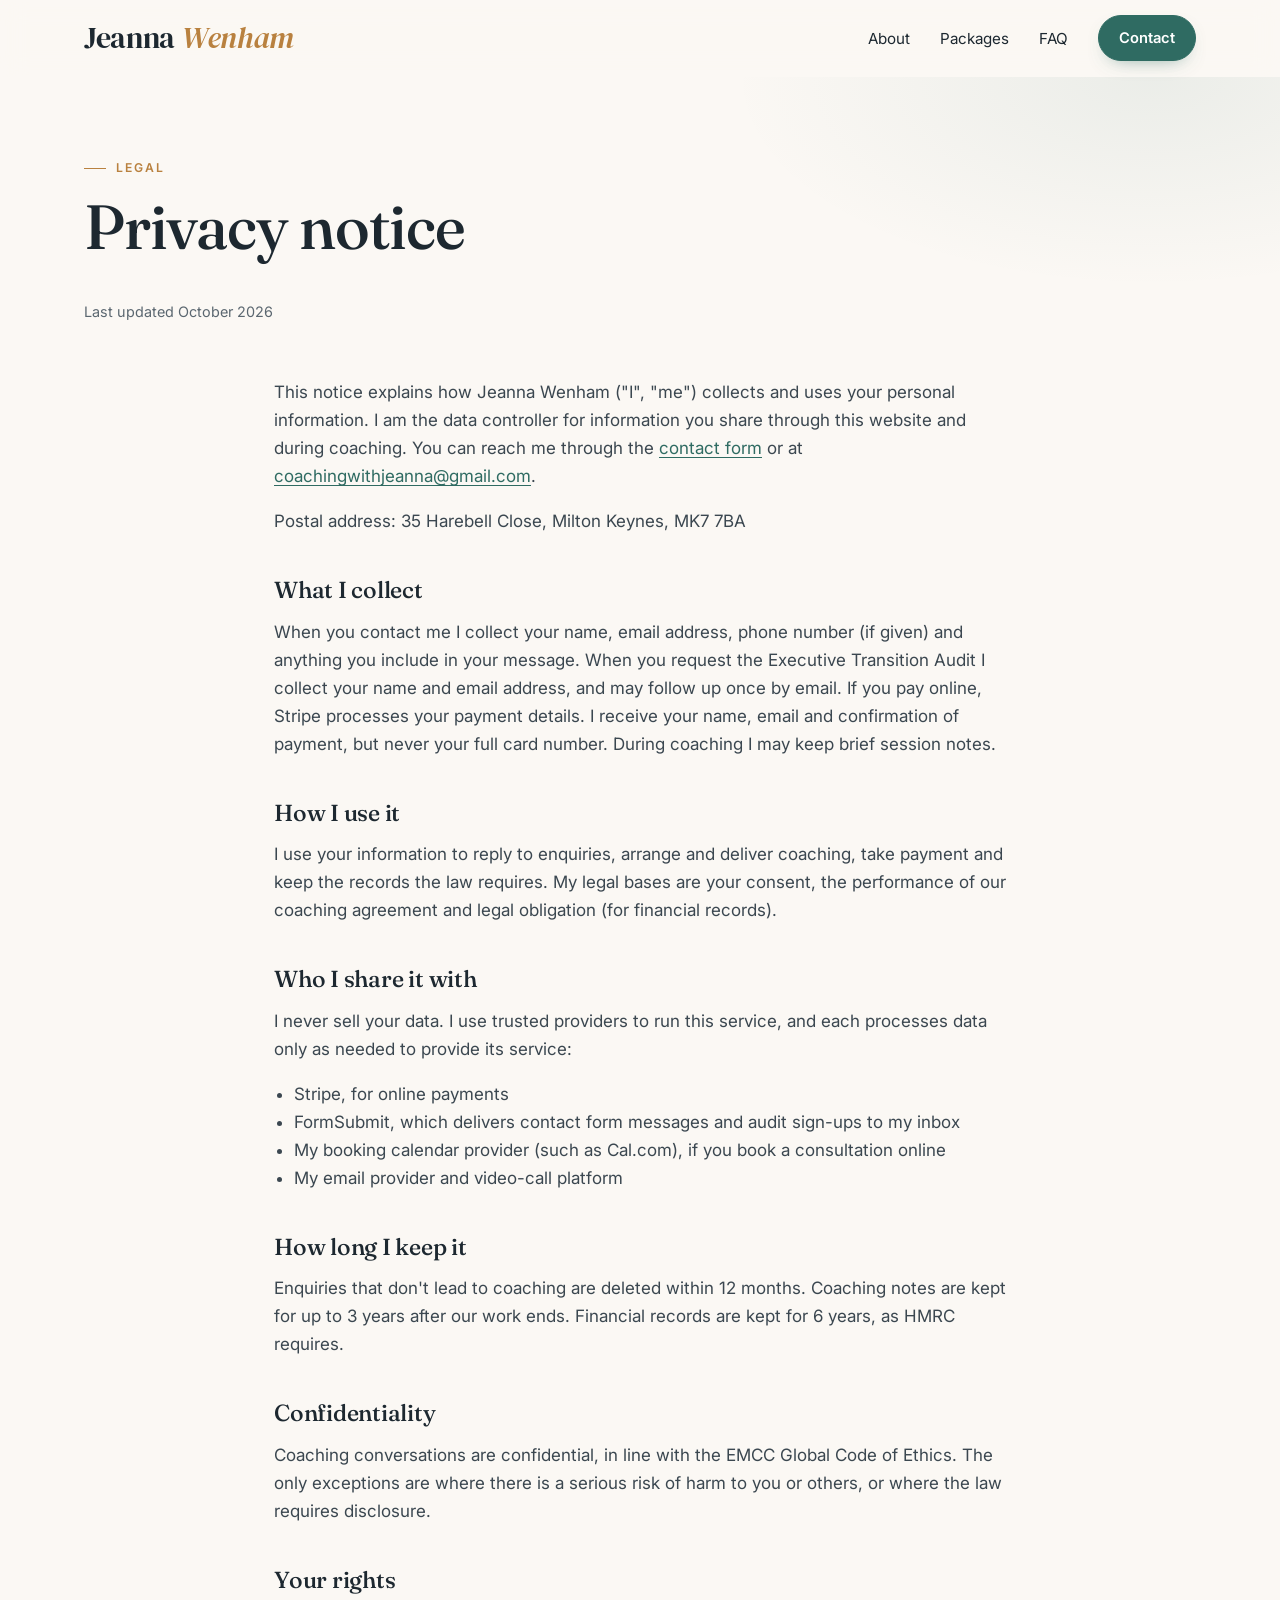
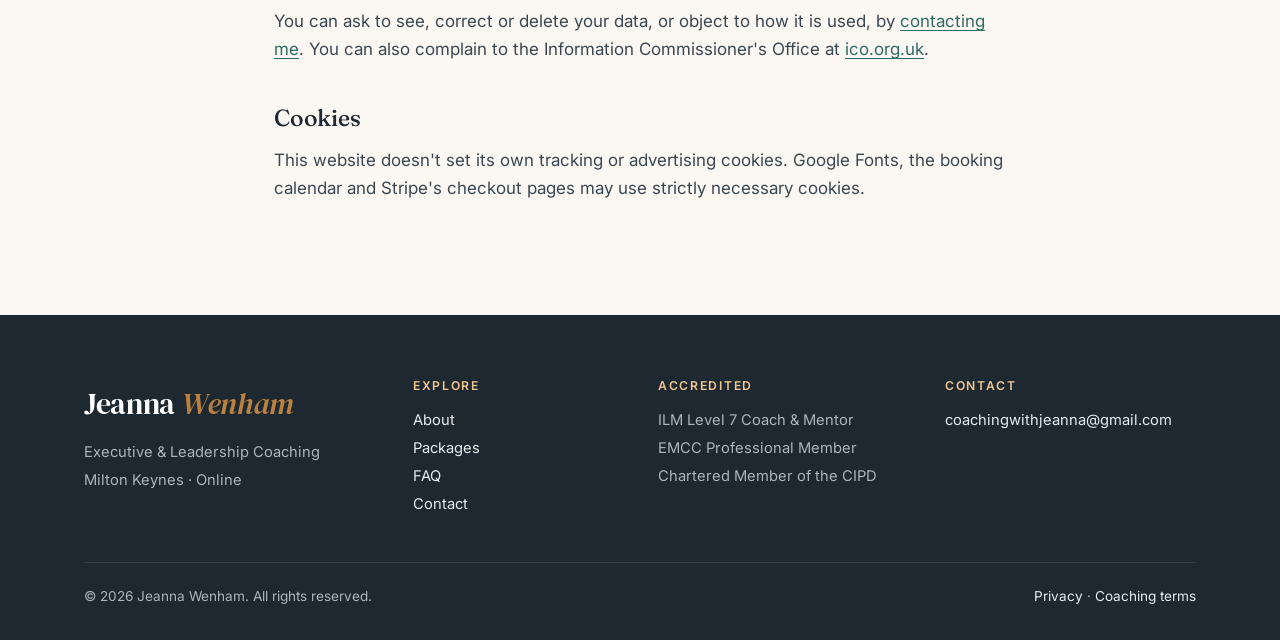
<file: privacy.html>
<!DOCTYPE html>
<html lang="en-GB">
<head>
  <meta charset="UTF-8">
  <meta name="viewport" content="width=device-width, initial-scale=1">
  <title>Privacy notice | Jeanna Wenham Coaching</title>
  <meta name="robots" content="index,follow">
  <meta name="theme-color" content="#2f6b62">
  <link rel="icon" href="images/favicon.svg" type="image/svg+xml">
  <link rel="preconnect" href="https://fonts.googleapis.com">
  <link rel="preconnect" href="https://fonts.gstatic.com" crossorigin>
  <link href="https://fonts.googleapis.com/css2?family=Fraunces:ital,opsz,wght@0,9..144,400;0,9..144,500;1,9..144,400&family=Inter:wght@400;500;600&family=DM+Serif+Display:ital@0;1&display=swap" rel="stylesheet">
  <link rel="stylesheet" href="styles.css">
</head>
<body>
<header class="site-header">
  <div class="wrap nav">
    <a href="index.html" class="logo">Jeanna <span>Wenham</span></a>
    <button class="menu-toggle" aria-label="Open menu" aria-expanded="false" aria-controls="menu"><span></span><span></span><span></span></button>
    <ul id="menu">
      <li><a href="index.html#about">About</a></li>
      <li><a href="index.html#pricing">Packages</a></li>
      <li><a href="index.html#faq">FAQ</a></li>
      <li><a href="index.html#contact" class="btn btn-sm">Contact</a></li>
    </ul>
  </div>
</header>

<main>
  <section class="page-hero">
    <div class="wrap">
      <p class="eyebrow">Legal</p>
      <h1>Privacy notice</h1>
      <p class="updated">Last updated October 2026</p>
    </div>
  </section>
  <section class="page">
    <div class="wrap">
      <p>This notice explains how Jeanna Wenham ("I", "me") collects and uses your personal information. I am the data controller for information you share through this website and during coaching. You can reach me through the <a href="index.html#contact">contact form</a> or at <a data-email href="index.html#contact">the contact details on this site</a>.</p>
      <p hidden>Postal address: <span data-address></span></p>
      <h2>What I collect</h2>
      <p>When you contact me I collect your name, email address, phone number (if given) and anything you include in your message. When you request the Executive Transition Audit I collect your name and email address, and may follow up once by email. If you pay online, Stripe processes your payment details. I receive your name, email and confirmation of payment, but never your full card number. During coaching I may keep brief session notes.</p>
      <h2>How I use it</h2>
      <p>I use your information to reply to enquiries, arrange and deliver coaching, take payment and keep the records the law requires. My legal bases are your consent, the performance of our coaching agreement and legal obligation (for financial records).</p>
      <h2>Who I share it with</h2>
      <p>I never sell your data. I use trusted providers to run this service, and each processes data only as needed to provide its service:</p>
      <ul>
        <li>Stripe, for online payments</li>
        <li>FormSubmit, which delivers contact form messages and audit sign-ups to my inbox</li>
        <li>My booking calendar provider (such as Cal.com), if you book a consultation online</li>
        <li>My email provider and video-call platform</li>
      </ul>
      <h2>How long I keep it</h2>
      <p>Enquiries that don't lead to coaching are deleted within 12 months. Coaching notes are kept for up to 3 years after our work ends. Financial records are kept for 6 years, as HMRC requires.</p>
      <h2>Confidentiality</h2>
      <p>Coaching conversations are confidential, in line with the EMCC Global Code of Ethics. The only exceptions are where there is a serious risk of harm to you or others, or where the law requires disclosure.</p>
      <h2>Your rights</h2>
      <p>You can ask to see, correct or delete your data, or object to how it is used, by <a href="index.html#contact">contacting me</a>. You can also complain to the Information Commissioner's Office at <a href="https://ico.org.uk" target="_blank" rel="noopener">ico.org.uk</a>.</p>
      <h2>Cookies</h2>
      <p>This website doesn't set its own tracking or advertising cookies. Google Fonts, the booking calendar and Stripe's checkout pages may use strictly necessary cookies.</p>
    </div>
  </section>
</main>

<footer class="site-footer">
  <div class="wrap">
    <div class="foot-grid">
      <div>
        <a href="index.html" class="logo">Jeanna <span>Wenham</span></a>
        <p>Executive &amp; Leadership Coaching<br>Milton Keynes · Online</p>
      </div>
      <div>
        <h4>Explore</h4>
        <p><a href="index.html#about">About</a><br><a href="index.html#pricing">Packages</a><br><a href="index.html#faq">FAQ</a><br><a href="index.html#contact">Contact</a></p>
      </div>
      <div>
        <h4>Accredited</h4>
        <p>ILM Level 7 Coach &amp; Mentor<br>EMCC Professional Member<br>Chartered Member of the CIPD</p>
      </div>
      <div>
        <h4>Contact</h4>
        <p id="foot-contact">Milton Keynes (MK7)<br>Online, wherever you are</p>
      </div>
    </div>
    <div class="foot-bottom">
      <span>© <span class="year"></span> Jeanna Wenham. All rights reserved.</span>
      <span><a href="privacy.html">Privacy</a> · <a href="terms.html">Coaching terms</a></span>
    </div>
  </div>
</footer>

<script src="config.js"></script>
<script src="main.js"></script>
</body>
</html>
</file>
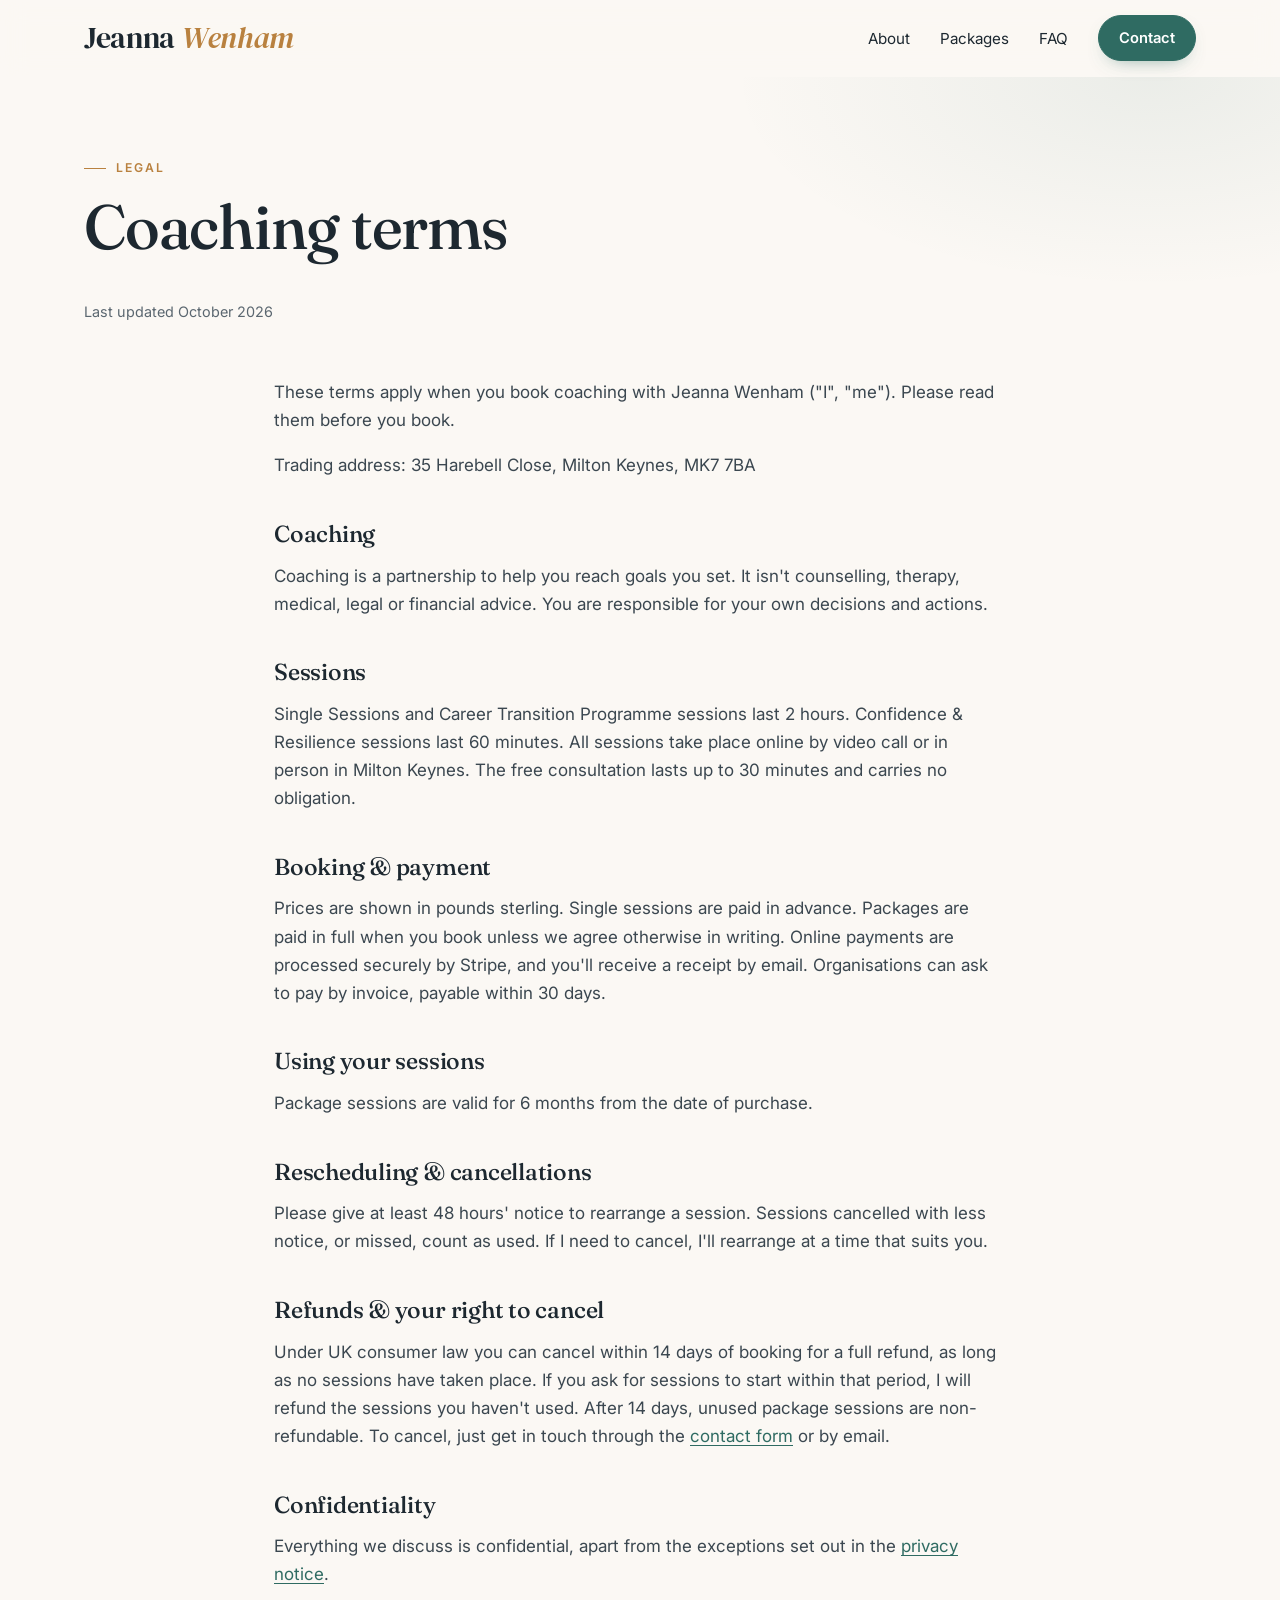
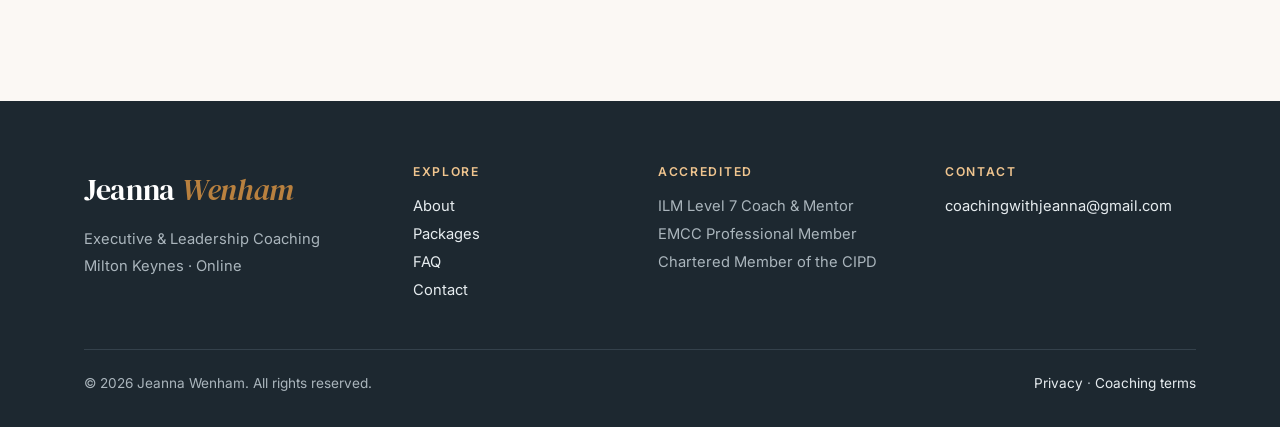
<file: terms.html>
<!DOCTYPE html>
<html lang="en-GB">
<head>
  <meta charset="UTF-8">
  <meta name="viewport" content="width=device-width, initial-scale=1">
  <title>Coaching terms | Jeanna Wenham Coaching</title>
  <meta name="robots" content="index,follow">
  <meta name="theme-color" content="#2f6b62">
  <link rel="icon" href="images/favicon.svg" type="image/svg+xml">
  <link rel="preconnect" href="https://fonts.googleapis.com">
  <link rel="preconnect" href="https://fonts.gstatic.com" crossorigin>
  <link href="https://fonts.googleapis.com/css2?family=Fraunces:ital,opsz,wght@0,9..144,400;0,9..144,500;1,9..144,400&family=Inter:wght@400;500;600&family=DM+Serif+Display:ital@0;1&display=swap" rel="stylesheet">
  <link rel="stylesheet" href="styles.css">
</head>
<body>
<header class="site-header">
  <div class="wrap nav">
    <a href="index.html" class="logo">Jeanna <span>Wenham</span></a>
    <button class="menu-toggle" aria-label="Open menu" aria-expanded="false" aria-controls="menu"><span></span><span></span><span></span></button>
    <ul id="menu">
      <li><a href="index.html#about">About</a></li>
      <li><a href="index.html#pricing">Packages</a></li>
      <li><a href="index.html#faq">FAQ</a></li>
      <li><a href="index.html#contact" class="btn btn-sm">Contact</a></li>
    </ul>
  </div>
</header>

<main>
  <section class="page-hero">
    <div class="wrap">
      <p class="eyebrow">Legal</p>
      <h1>Coaching terms</h1>
      <p class="updated">Last updated October 2026</p>
    </div>
  </section>
  <section class="page">
    <div class="wrap">
      <p>These terms apply when you book coaching with Jeanna Wenham ("I", "me"). Please read them before you book.</p>
      <p hidden>Trading address: <span data-address></span></p>
      <h2>Coaching</h2>
      <p>Coaching is a partnership to help you reach goals you set. It isn't counselling, therapy, medical, legal or financial advice. You are responsible for your own decisions and actions.</p>
      <h2>Sessions</h2>
      <p>Single Sessions and Career Transition Programme sessions last 2 hours. Confidence &amp; Resilience sessions last 60 minutes. All sessions take place online by video call or in person in Milton Keynes. The free consultation lasts up to 30 minutes and carries no obligation.</p>
      <h2>Booking &amp; payment</h2>
      <p>Prices are shown in pounds sterling. Single sessions are paid in advance. Packages are paid in full when you book unless we agree otherwise in writing. Online payments are processed securely by Stripe, and you'll receive a receipt by email. Organisations can ask to pay by invoice, payable within 30 days.</p>
      <h2>Using your sessions</h2>
      <p>Package sessions are valid for 6 months from the date of purchase.</p>
      <h2>Rescheduling &amp; cancellations</h2>
      <p>Please give at least 48 hours' notice to rearrange a session. Sessions cancelled with less notice, or missed, count as used. If I need to cancel, I'll rearrange at a time that suits you.</p>
      <h2>Refunds &amp; your right to cancel</h2>
      <p>Under UK consumer law you can cancel within 14 days of booking for a full refund, as long as no sessions have taken place. If you ask for sessions to start within that period, I will refund the sessions you haven't used. After 14 days, unused package sessions are non-refundable. To cancel, just get in touch through the <a href="index.html#contact">contact form</a> or by email.</p>
      <h2>Confidentiality</h2>
      <p>Everything we discuss is confidential, apart from the exceptions set out in the <a href="privacy.html">privacy notice</a>.</p>
    </div>
  </section>
</main>

<footer class="site-footer">
  <div class="wrap">
    <div class="foot-grid">
      <div>
        <a href="index.html" class="logo">Jeanna <span>Wenham</span></a>
        <p>Executive &amp; Leadership Coaching<br>Milton Keynes · Online</p>
      </div>
      <div>
        <h4>Explore</h4>
        <p><a href="index.html#about">About</a><br><a href="index.html#pricing">Packages</a><br><a href="index.html#faq">FAQ</a><br><a href="index.html#contact">Contact</a></p>
      </div>
      <div>
        <h4>Accredited</h4>
        <p>ILM Level 7 Coach &amp; Mentor<br>EMCC Professional Member<br>Chartered Member of the CIPD</p>
      </div>
      <div>
        <h4>Contact</h4>
        <p id="foot-contact">Milton Keynes (MK7)<br>Online, wherever you are</p>
      </div>
    </div>
    <div class="foot-bottom">
      <span>© <span class="year"></span> Jeanna Wenham. All rights reserved.</span>
      <span><a href="privacy.html">Privacy</a> · <a href="terms.html">Coaching terms</a></span>
    </div>
  </div>
</footer>

<script src="config.js"></script>
<script src="main.js"></script>
</body>
</html>
</file>
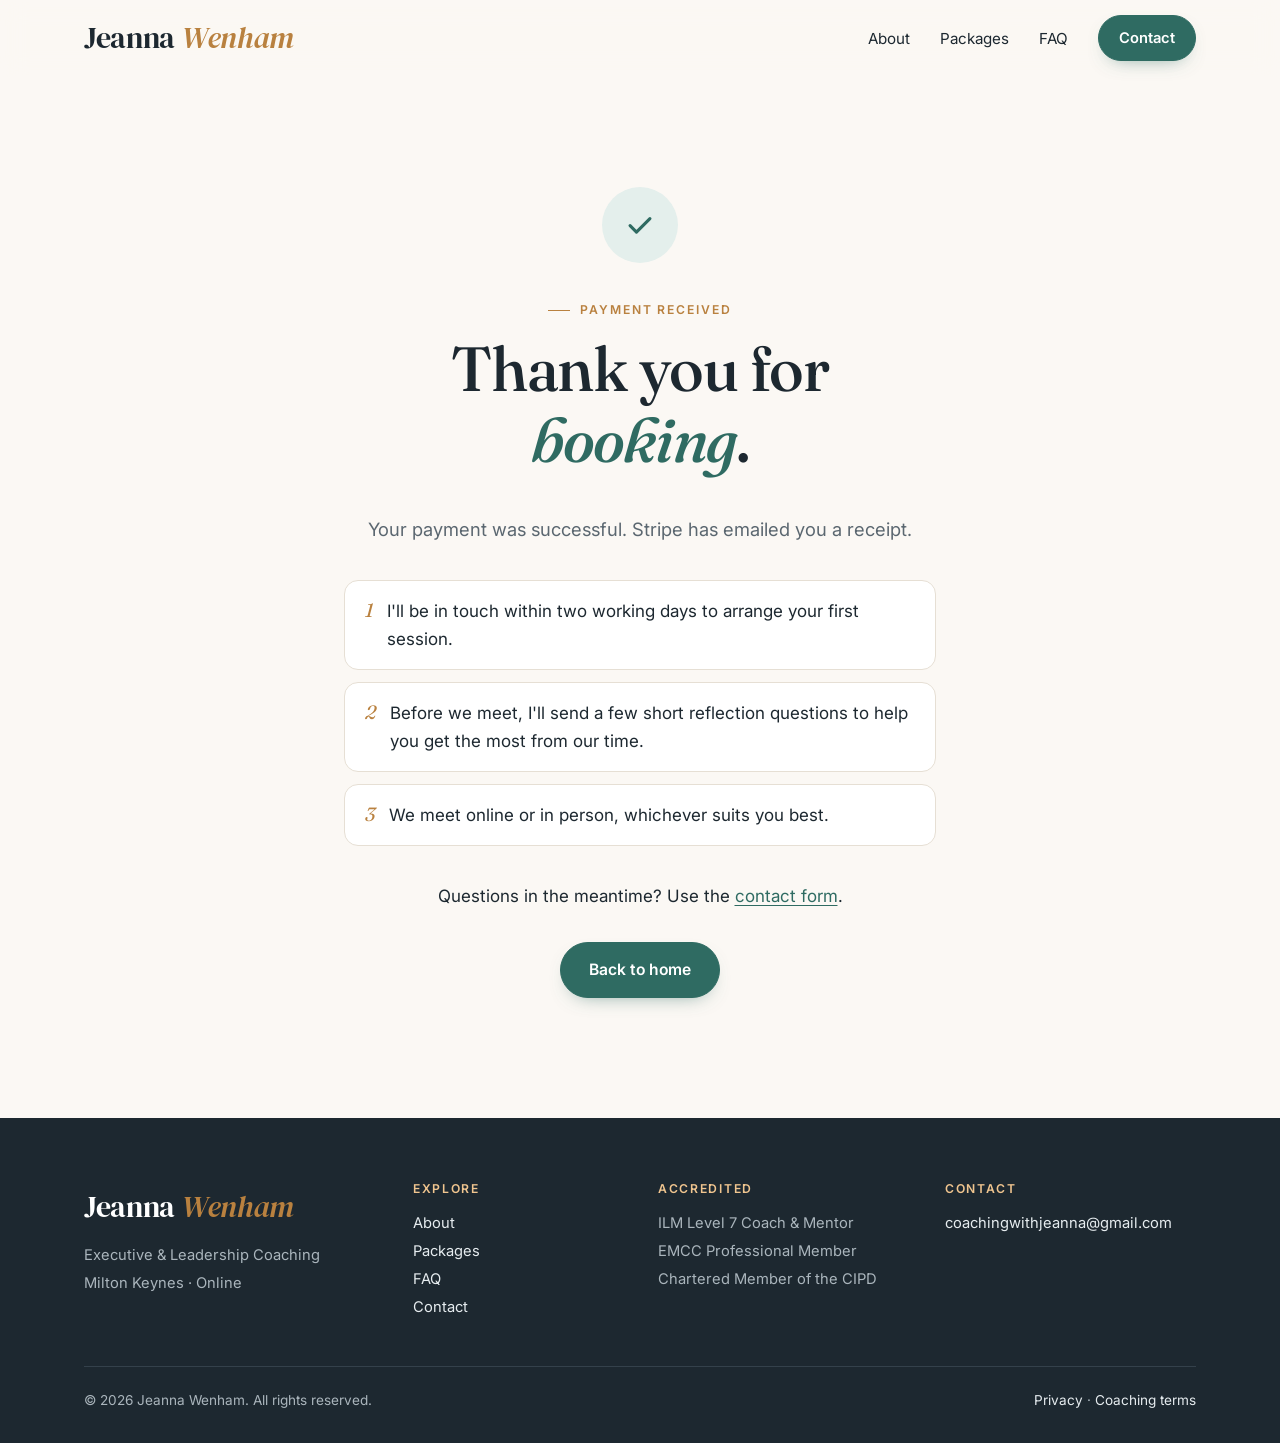
<file: thank-you.html>
<!DOCTYPE html>
<html lang="en-GB">
<head>
  <meta charset="UTF-8">
  <meta name="viewport" content="width=device-width, initial-scale=1">
  <title>Thank you | Jeanna Wenham Coaching</title>
  <meta name="robots" content="noindex">
  <meta name="theme-color" content="#2f6b62">
  <link rel="icon" href="images/favicon.svg" type="image/svg+xml">
  <link rel="preconnect" href="https://fonts.googleapis.com">
  <link rel="preconnect" href="https://fonts.gstatic.com" crossorigin>
  <link href="https://fonts.googleapis.com/css2?family=Fraunces:ital,opsz,wght@0,9..144,400;0,9..144,500;1,9..144,400&family=Inter:wght@400;500;600&family=DM+Serif+Display:ital@0;1&display=swap" rel="stylesheet">
  <link rel="stylesheet" href="styles.css">
</head>
<body>
<header class="site-header">
  <div class="wrap nav">
    <a href="index.html" class="logo">Jeanna <span>Wenham</span></a>
    <button class="menu-toggle" aria-label="Open menu" aria-expanded="false" aria-controls="menu"><span></span><span></span><span></span></button>
    <ul id="menu">
      <li><a href="index.html#about">About</a></li>
      <li><a href="index.html#pricing">Packages</a></li>
      <li><a href="index.html#faq">FAQ</a></li>
      <li><a href="index.html#contact" class="btn btn-sm">Contact</a></li>
    </ul>
  </div>
</header>

<main>
  <section class="notice">
    <div class="wrap">
      <div class="notice-icon"><svg viewBox="0 0 24 24" aria-hidden="true"><path d="M5 12.5l4.5 4.5L19 7.5"/></svg></div>
      <p class="eyebrow">Payment received</p>
      <h1>Thank you for <em>booking</em>.</h1>
      <p class="lead">Your payment was successful. Stripe has emailed you a receipt.</p>
      <ol class="next-steps">
        <li><b>1</b><span>I'll be in touch within two working days to arrange your first session.</span></li>
        <li><b>2</b><span>Before we meet, I'll send a few short reflection questions to help you get the most from our time.</span></li>
        <li><b>3</b><span>We meet online or in person, whichever suits you best.</span></li>
      </ol>
      <p>Questions in the meantime? Use the <a href="index.html#contact">contact form</a>.</p>
      <div class="hero-actions">
        <a href="index.html" class="btn">Back to home</a>
        <a href="#" class="btn btn-ghost" data-booking hidden target="_blank" rel="noopener">Choose a time now</a>
      </div>
    </div>
  </section>
</main>

<footer class="site-footer">
  <div class="wrap">
    <div class="foot-grid">
      <div>
        <a href="index.html" class="logo">Jeanna <span>Wenham</span></a>
        <p>Executive &amp; Leadership Coaching<br>Milton Keynes · Online</p>
      </div>
      <div>
        <h4>Explore</h4>
        <p><a href="index.html#about">About</a><br><a href="index.html#pricing">Packages</a><br><a href="index.html#faq">FAQ</a><br><a href="index.html#contact">Contact</a></p>
      </div>
      <div>
        <h4>Accredited</h4>
        <p>ILM Level 7 Coach &amp; Mentor<br>EMCC Professional Member<br>Chartered Member of the CIPD</p>
      </div>
      <div>
        <h4>Contact</h4>
        <p id="foot-contact">Milton Keynes (MK7)<br>Online, wherever you are</p>
      </div>
    </div>
    <div class="foot-bottom">
      <span>© <span class="year"></span> Jeanna Wenham. All rights reserved.</span>
      <span><a href="privacy.html">Privacy</a> · <a href="terms.html">Coaching terms</a></span>
    </div>
  </div>
</footer>

<script src="config.js"></script>
<script src="main.js"></script>
</body>
</html>
</file>
<file: styles.css>
:root {
  --ink: #1d2830;
  --muted: #5b6770;
  --bg: #fbf8f4;
  --surface: #ffffff;
  --sand: #f3ede4;
  --sand-deep: #ebe2d5;
  --accent: #2f6b62;
  --accent-dark: #22524b;
  --accent-tint: #e4efec;
  --gold: #b9813f;
  --gold-light: #f0c58f;
  --line: #e6dfd4;
  --radius: 18px;
  --shadow-sm: 0 1px 2px rgba(29, 40, 48, .04), 0 4px 14px -6px rgba(29, 40, 48, .08);
  --shadow-lg: 0 2px 4px rgba(29, 40, 48, .04), 0 24px 48px -22px rgba(29, 40, 48, .22);
  --serif: "Fraunces", Georgia, serif;
  --sans: "Inter", -apple-system, BlinkMacSystemFont, "Segoe UI", sans-serif;
  --ease: cubic-bezier(.2, .7, .2, 1);
}

* { box-sizing: border-box; }
html { scroll-behavior: smooth; scroll-padding-top: 84px; }
body {
  margin: 0;
  font-family: var(--sans);
  color: var(--ink);
  background: var(--bg);
  line-height: 1.65;
  font-size: 17px;
  -webkit-font-smoothing: antialiased;
  text-rendering: optimizeLegibility;
}
[hidden] { display: none !important; }
img { max-width: 100%; display: block; }
a { color: var(--accent); text-underline-offset: 3px; }
a:hover { color: var(--accent-dark); }
h1, h2, h3, h4 { font-family: var(--serif); font-weight: 500; line-height: 1.15; margin: 0 0 .6em; letter-spacing: -.01em; }
h1 { font-size: clamp(2.4rem, 5.2vw, 3.9rem); letter-spacing: -.02em; }
h2 { font-size: clamp(1.9rem, 3.6vw, 2.75rem); }
h3 { font-size: 1.3rem; }
h1 em, h2 em { font-style: italic; color: var(--accent); }
p { margin: 0 0 1em; }
svg { fill: none; stroke: currentColor; stroke-width: 1.8; stroke-linecap: round; stroke-linejoin: round; }
::selection { background: var(--accent-tint); }
:focus-visible { outline: 2px solid var(--accent); outline-offset: 3px; border-radius: 4px; }

.wrap { max-width: 1160px; margin: 0 auto; padding: 0 24px; }
section { padding: 104px 0; }
.section-head { margin-bottom: 52px; }
.eyebrow {
  display: inline-flex; align-items: center; gap: 10px;
  text-transform: uppercase; letter-spacing: .16em; font-size: .76rem;
  color: var(--gold); font-weight: 600; margin-bottom: 1em;
}
.eyebrow::before { content: ""; width: 22px; height: 1px; background: currentColor; }
.center .eyebrow::after { content: ""; width: 22px; height: 1px; background: currentColor; }
.lead { font-size: 1.15rem; color: var(--muted); max-width: 620px; }
.center { text-align: center; }
.center .lead { margin-left: auto; margin-right: auto; }
.mt-16 { margin-top: 16px; }
.mt-24 { margin-top: 24px; }
.skip-link { position: absolute; left: -999px; top: 8px; background: var(--ink); color: #fff; padding: 8px 14px; border-radius: 8px; z-index: 100; }
.skip-link:focus { left: 8px; }
.arrow-link { font-weight: 600; text-decoration: none; }
.arrow-link span { display: inline-block; transition: transform .2s var(--ease); }
.arrow-link:hover span { transform: translateX(4px); }

/* Buttons */
.btn {
  display: inline-flex; align-items: center; justify-content: center; gap: 8px;
  padding: 14px 28px; border-radius: 999px;
  background: var(--accent); color: #fff; text-decoration: none;
  border: 1.5px solid var(--accent); cursor: pointer; font: inherit; font-weight: 600; font-size: .98rem;
  transition: background .2s, border-color .2s, color .2s, transform .2s var(--ease), box-shadow .2s;
  box-shadow: 0 8px 20px -12px rgba(47, 107, 98, .7);
}
.btn:hover { background: var(--accent-dark); border-color: var(--accent-dark); color: #fff; transform: translateY(-2px); }
.btn svg { width: 16px; height: 16px; stroke-width: 2.2; }
.btn-ghost { background: transparent; color: var(--accent); box-shadow: none; }
.btn-ghost:hover { background: var(--accent); color: #fff; }
.btn-light { background: #fff; color: var(--accent-dark); border-color: #fff; box-shadow: none; }
.btn-light:hover { background: var(--gold-light); border-color: var(--gold-light); color: var(--ink); }
.btn-sm { padding: 10px 20px; font-size: .92rem; }
.btn-block { display: flex; width: 100%; }

/* Header */
.site-header {
  position: sticky; top: 0; z-index: 50;
  background: rgba(251, 248, 244, .85); backdrop-filter: saturate(1.4) blur(12px); -webkit-backdrop-filter: saturate(1.4) blur(12px);
  border-bottom: 1px solid transparent; transition: border-color .3s, box-shadow .3s;
}
.site-header.scrolled { border-bottom-color: var(--line); box-shadow: 0 6px 24px -18px rgba(29, 40, 48, .3); }
.nav { display: flex; align-items: center; justify-content: space-between; height: 76px; }
.logo { font-family: "DM Serif Display", var(--serif); font-size: 1.9rem; color: var(--ink); text-decoration: none; letter-spacing: -.01em; }
.logo:hover { color: var(--ink); }
.logo span { color: var(--gold); font-style: italic; }
.nav ul { list-style: none; display: flex; gap: 30px; margin: 0; padding: 0; align-items: center; }
.nav ul a:not(.btn) { color: var(--ink); text-decoration: none; font-size: .95rem; position: relative; padding: 4px 0; }
.nav ul a:not(.btn)::after {
  content: ""; position: absolute; left: 0; right: 0; bottom: -2px; height: 1.5px; background: var(--gold);
  transform: scaleX(0); transform-origin: left; transition: transform .25s var(--ease);
}
.nav ul a:not(.btn):hover::after, .nav ul a.active::after { transform: scaleX(1); }
.menu-toggle { display: none; background: none; border: 0; width: 44px; height: 44px; cursor: pointer; padding: 12px 10px; }
.menu-toggle span { display: block; height: 2px; background: var(--ink); border-radius: 2px; margin: 4px 0; transition: transform .25s, opacity .2s; }
.menu-toggle[aria-expanded="true"] span:nth-child(1) { transform: translateY(6px) rotate(45deg); }
.menu-toggle[aria-expanded="true"] span:nth-child(2) { opacity: 0; }
.menu-toggle[aria-expanded="true"] span:nth-child(3) { transform: translateY(-6px) rotate(-45deg); }

/* Hero */
.hero {
  padding: 88px 0 0; position: relative; overflow: hidden;
  background:
    radial-gradient(700px 480px at 85% 20%, rgba(47, 107, 98, .10), transparent 70%),
    radial-gradient(600px 400px at 0% 100%, rgba(185, 129, 63, .08), transparent 70%);
}
.hero-grid { display: grid; grid-template-columns: 1.25fr 1fr; gap: 64px; align-items: center; }
.hero h1 { margin-bottom: .45em; }
.hero-actions { display: flex; gap: 14px; flex-wrap: wrap; margin-top: 32px; }
.hero-meta { list-style: none; padding: 0; margin: 28px 0 0; display: flex; flex-wrap: wrap; gap: 10px 28px; color: var(--muted); font-size: .95rem; }
.hero-meta li { display: flex; align-items: center; gap: 8px; }
.hero-meta svg { width: 18px; height: 18px; color: var(--gold); }
.hero-visual { position: relative; justify-self: center; width: 100%; max-width: 380px; }
.hero-visual::before {
  content: ""; position: absolute; inset: 18px -18px -18px 18px;
  border: 1.5px solid var(--gold); border-radius: 220px 220px var(--radius) var(--radius); opacity: .55;
}
.hero-portrait {
  aspect-ratio: 4 / 5; border-radius: 220px 220px var(--radius) var(--radius);
  background: linear-gradient(160deg, #d8e6e2, var(--sand)); position: relative; overflow: hidden;
  box-shadow: var(--shadow-lg);
}
.hero-portrait img { width: 100%; height: 100%; object-fit: cover; object-position: center 20%; position: absolute; inset: 0; }
.float-card {
  position: absolute; left: -36px; bottom: 36px; display: flex; gap: 12px; align-items: center;
  background: var(--surface); padding: 14px 18px; border-radius: 14px; box-shadow: var(--shadow-lg);
  animation: floaty 6s ease-in-out infinite;
}
.float-card strong { display: block; font-size: .95rem; line-height: 1.2; }
.float-card span { font-size: .82rem; color: var(--muted); }
.float-icon { width: 40px; height: 40px; border-radius: 50%; background: var(--accent-tint); color: var(--accent); display: grid; place-items: center; flex-shrink: 0; }
.float-icon svg { width: 20px; height: 20px; }
@keyframes floaty { 50% { transform: translateY(-8px); } }
.trust-bar {
  list-style: none; margin: 80px 0 0; padding: 26px 0; border-top: 1px solid var(--line);
  display: flex; flex-wrap: wrap; justify-content: space-between; gap: 14px 32px;
  font-size: .9rem; color: var(--muted); font-weight: 500;
}
.trust-bar li { display: flex; align-items: center; gap: 10px; }
.trust-bar li::before { content: ""; width: 6px; height: 6px; border-radius: 50%; background: var(--gold); }
.avatar { width: 88px; height: 88px; border-radius: 50%; object-fit: cover; margin-bottom: 24px; border: 3px solid var(--surface); box-shadow: var(--shadow-sm); }

/* About */
.about { background: var(--surface); }
.two-col { display: grid; grid-template-columns: 1fr 1fr; gap: 72px; align-items: start; }
.stat-row { display: grid; grid-template-columns: repeat(3, 1fr); gap: 14px; }
.stat { background: var(--sand); border-radius: var(--radius); padding: 24px 20px; }
.stat strong { display: block; font-family: var(--serif); font-size: 2rem; color: var(--accent); font-weight: 500; line-height: 1.1; margin-bottom: 8px; white-space: nowrap; }
.stat span { font-size: .87rem; color: var(--muted); line-height: 1.45; display: block; }
.sectors-box { margin-top: 18px; border: 1px solid var(--line); border-radius: var(--radius); padding: 26px 24px; }
.sectors-box h3 { font-size: 1.1rem; margin-bottom: 14px; }
.sectors { display: flex; flex-wrap: wrap; gap: 8px; margin: 0; padding: 0; list-style: none; }
.sectors li { background: var(--bg); border: 1px solid var(--line); padding: 6px 14px; border-radius: 999px; font-size: .88rem; }

/* Cards */
.cards { display: grid; grid-template-columns: repeat(4, 1fr); gap: 20px; }
.card {
  background: var(--surface); border: 1px solid var(--line); border-radius: var(--radius);
  padding: 32px 28px; transition: transform .3s var(--ease), box-shadow .3s, border-color .3s;
}
.card:hover { transform: translateY(-4px); box-shadow: var(--shadow-lg); border-color: transparent; }
.card .icon {
  width: 50px; height: 50px; border-radius: 14px; background: var(--accent-tint); color: var(--accent);
  display: grid; place-items: center; margin-bottom: 22px;
}
.card .icon svg { width: 22px; height: 22px; }
.card h3 { font-size: 1.2rem; }
.card p { color: var(--muted); margin: 0; font-size: .96rem; }
.cards-3 { grid-template-columns: repeat(3, 1fr); }
.pathway { display: flex; flex-direction: column; }
.pathway dl { margin: 0 0 22px; font-size: .96rem; }
.pathway dt { font-size: .74rem; letter-spacing: .12em; text-transform: uppercase; font-weight: 600; color: var(--accent); margin-top: 14px; }
.pathway dd { margin: 4px 0 0; color: var(--muted); }
.pathway .arrow-link { margin-top: auto; }

/* Approach */
.approach { background: var(--accent); color: #eef5f3; position: relative; overflow: hidden; }
.approach::before {
  content: ""; position: absolute; width: 520px; height: 520px; right: -160px; top: -200px; border-radius: 50%;
  background: radial-gradient(circle, rgba(255,255,255,.08), transparent 70%);
}
.approach h2, .approach h3 { color: #fff; }
.approach h2 em { color: var(--gold-light); }
.approach .eyebrow { color: var(--gold-light); }
.approach .lead { color: #cfe0dc; }
.steps { list-style: none; padding: 0; margin: 0; display: grid; grid-template-columns: repeat(4, 1fr); gap: 28px; counter-reset: step; position: relative; }
.step { border-top: 1px solid rgba(255,255,255,.25); padding-top: 24px; }
.step::before {
  counter-increment: step; content: "0" counter(step);
  font-family: var(--serif); font-style: italic; font-size: 1.6rem; color: var(--gold-light); display: block; margin-bottom: 10px;
}
.step h3 { font-size: 1.2rem; }
.step p { color: #cfe0dc; font-size: .95rem; margin: 0; }
.step p strong { color: #fff; font-weight: 600; display: block; margin-bottom: 6px; }
.steps-3 { grid-template-columns: repeat(3, 1fr); }

/* Credentials */
.creds { list-style: none; padding: 0; margin: 0; display: grid; gap: 12px; }
.creds li {
  background: var(--surface); border: 1px solid var(--line); border-radius: 14px;
  padding: 18px 22px; display: flex; gap: 16px; align-items: center;
  transition: transform .25s var(--ease), box-shadow .25s;
}
.creds li:hover { transform: translateX(4px); box-shadow: var(--shadow-sm); }
.cred-icon { width: 40px; height: 40px; border-radius: 50%; background: #f6ecdf; color: var(--gold); display: grid; place-items: center; flex-shrink: 0; }
.cred-icon svg { width: 20px; height: 20px; }
.creds strong { display: block; font-weight: 600; }
.creds span { color: var(--muted); font-size: .9rem; }

/* Pricing */
.pricing { background: var(--sand); }
.price-grid { display: grid; grid-template-columns: repeat(3, 1fr); gap: 22px; align-items: stretch; }
.price-card {
  background: var(--surface); border-radius: 22px; padding: 38px 32px 32px;
  display: flex; flex-direction: column; border: 1px solid var(--line); position: relative;
  box-shadow: var(--shadow-sm); transition: transform .3s var(--ease), box-shadow .3s;
}
.price-card:hover { transform: translateY(-4px); box-shadow: var(--shadow-lg); }
.price-card h3 { font-size: 1.35rem; margin-bottom: 18px; }
.price-card .blurb { color: var(--muted); margin: 0; font-size: .96rem; }
.price-card.featured { background: var(--accent); color: #fff; border-color: var(--accent); box-shadow: 0 30px 60px -28px rgba(34, 82, 75, .75); }
.price-card.featured h3 { color: #fff; }
.price-card.featured .blurb, .price-card.featured .price small, .price-card.featured .per { color: #cfe0dc; }
.price-card .tag {
  position: absolute; top: -13px; left: 32px; background: var(--gold-light); color: var(--ink);
  font-size: .72rem; font-weight: 600; padding: 5px 13px; border-radius: 999px; letter-spacing: .08em; text-transform: uppercase;
}
.price { font-family: var(--serif); font-size: 3rem; line-height: 1; display: flex; align-items: baseline; gap: 8px; }
.price small { font-family: var(--sans); font-size: .9rem; color: var(--muted); }
.per { font-size: .85rem; color: var(--muted); margin: 8px 0 18px; min-height: 1.4em; }
.price-card ul { padding: 0; margin: 22px 0 30px; list-style: none; flex: 1; border-top: 1px solid var(--line); }
.price-card.featured ul { border-top-color: rgba(255,255,255,.2); }
.price-card li { padding: 11px 0 11px 30px; position: relative; font-size: .94rem; border-bottom: 1px solid var(--line); }
.price-card.featured li { border-bottom-color: rgba(255,255,255,.14); }
.price-card li::before {
  content: ""; position: absolute; left: 0; top: 13px; width: 18px; height: 18px; border-radius: 50%;
  background: var(--accent-tint) url("data:image/svg+xml,%3Csvg xmlns='http://www.w3.org/2000/svg' viewBox='0 0 24 24' fill='none' stroke='%232f6b62' stroke-width='3' stroke-linecap='round' stroke-linejoin='round'%3E%3Cpath d='M6 12l4 4 8-8'/%3E%3C/svg%3E") center / 12px no-repeat;
}
.price-card.featured li::before {
  background: rgba(255,255,255,.16) url("data:image/svg+xml,%3Csvg xmlns='http://www.w3.org/2000/svg' viewBox='0 0 24 24' fill='none' stroke='%23f0c58f' stroke-width='3' stroke-linecap='round' stroke-linejoin='round'%3E%3Cpath d='M6 12l4 4 8-8'/%3E%3C/svg%3E") center / 12px no-repeat;
}
.price-card .pay-hint { text-align: center; font-size: .8rem; color: var(--muted); margin: 12px 0 0; display: flex; align-items: center; justify-content: center; gap: 6px; }
.price-card .pay-hint svg { width: 13px; height: 13px; }
.price-card.featured .pay-hint { color: #cfe0dc; }

.pay-trust {
  margin-top: 36px; display: flex; align-items: center; justify-content: space-between; gap: 18px 28px; flex-wrap: wrap;
  background: var(--surface); border: 1px solid var(--line); border-radius: 14px; padding: 18px 24px;
}
.pay-secure { display: flex; align-items: center; gap: 12px; font-size: .92rem; color: var(--muted); }
.pay-secure svg { width: 22px; height: 22px; color: var(--accent); flex-shrink: 0; }
.pay-secure strong { color: var(--ink); }
.pay-methods { display: flex; gap: 8px; flex-wrap: wrap; list-style: none; margin: 0; padding: 0; }
.pay-methods li { border: 1px solid var(--line); border-radius: 6px; padding: 3px 10px; font-size: .78rem; font-weight: 600; color: var(--ink); background: var(--bg); letter-spacing: .01em; }
.price-note { margin: 18px auto 0; font-size: .88rem; color: var(--muted); text-align: center; max-width: 680px; }
.extra-grid { display: grid; grid-template-columns: 1fr 1fr; gap: 22px; margin-top: 40px; }
.extra { background: var(--bg); border: 1px dashed #cfc3b1; border-radius: var(--radius); padding: 30px 32px; display: flex; flex-direction: column; align-items: flex-start; }
.extra h3 { margin-bottom: 8px; }
.extra p { color: var(--muted); flex: 1; margin-bottom: 20px; }

/* Booking */
.book { background: var(--surface); }
.booking-frame { background: var(--surface); border: 1px solid var(--line); border-radius: var(--radius); overflow: hidden; box-shadow: var(--shadow-sm); }
.booking-frame iframe { width: 100%; height: 720px; border: 0; display: block; }

/* FAQ */
.faq-wrap { max-width: 800px; margin: 0 auto; }
.faq details {
  background: var(--surface); border: 1px solid var(--line); border-radius: 14px;
  margin-bottom: 12px; transition: box-shadow .25s, border-color .25s;
}
.faq details[open] { box-shadow: var(--shadow-sm); border-color: transparent; }
.faq summary { cursor: pointer; font-weight: 600; list-style: none; display: flex; justify-content: space-between; align-items: center; gap: 16px; padding: 20px 24px; }
.faq summary::-webkit-details-marker { display: none; }
.faq summary::after {
  content: ""; width: 28px; height: 28px; border-radius: 50%; flex-shrink: 0; background: var(--accent-tint)
    url("data:image/svg+xml,%3Csvg xmlns='http://www.w3.org/2000/svg' viewBox='0 0 24 24' fill='none' stroke='%232f6b62' stroke-width='2.4' stroke-linecap='round'%3E%3Cpath d='M12 6v12M6 12h12'/%3E%3C/svg%3E") center / 14px no-repeat;
  transition: transform .25s var(--ease);
}
.faq details[open] summary::after { transform: rotate(45deg); }
.faq details p { margin: 0; padding: 0 24px 22px; color: var(--muted); }

/* Contact */
.contact { background: var(--surface); }
.form-card { background: var(--bg); border: 1px solid var(--line); border-radius: 22px; padding: 36px; }
form { display: grid; gap: 18px; }
.form-row { display: grid; grid-template-columns: 1fr 1fr; gap: 18px; }
label { font-size: .86rem; font-weight: 600; display: block; margin-bottom: 7px; }
label .opt { font-weight: 400; color: var(--muted); }
input, select, textarea {
  width: 100%; padding: 13px 15px; border: 1px solid var(--line); border-radius: 12px;
  font: inherit; font-size: 1rem; background: var(--surface); color: var(--ink);
  transition: border-color .2s, box-shadow .2s;
}
select {
  appearance: none; -webkit-appearance: none; padding-right: 40px;
  background: var(--surface) url("data:image/svg+xml,%3Csvg xmlns='http://www.w3.org/2000/svg' viewBox='0 0 24 24' fill='none' stroke='%235b6770' stroke-width='2' stroke-linecap='round'%3E%3Cpath d='M6 9l6 6 6-6'/%3E%3C/svg%3E") right 14px center / 16px no-repeat;
}
input:focus, select:focus, textarea:focus { outline: none; border-color: var(--accent); box-shadow: 0 0 0 4px rgba(47, 107, 98, .14); }
textarea { min-height: 140px; resize: vertical; }
.consent { display: flex; gap: 10px; align-items: flex-start; font-size: .86rem; color: var(--muted); font-weight: 400; margin: 0; }
.consent input { width: 18px; height: 18px; margin: 2px 0 0; flex-shrink: 0; accent-color: var(--accent); }
.hp { position: absolute; left: -9999px; width: 1px; height: 1px; opacity: 0; }
.form-status { font-size: .95rem; min-height: 1.4em; margin: 0; }
.form-status.ok { color: var(--accent); font-weight: 600; }
.form-status.err { color: #b3402f; }
.contact-list { list-style: none; padding: 0; margin: 28px 0 0; display: grid; gap: 14px; }
.contact-list li { display: flex; gap: 14px; align-items: center; }
.contact-list .ci { width: 40px; height: 40px; border-radius: 50%; background: var(--accent-tint); color: var(--accent); display: grid; place-items: center; flex-shrink: 0; }
.contact-list svg { width: 18px; height: 18px; }

/* Footer */
.site-footer { background: var(--ink); color: #aab5bc; padding: 64px 0 32px; font-size: .92rem; }
.site-footer a { color: #e6ecef; text-decoration: none; }
.site-footer a:hover { color: var(--gold-light); }
.site-footer .logo { color: #fff; font-size: 1.9rem; }
.site-footer h4 { font-family: var(--sans); font-size: .76rem; letter-spacing: .14em; text-transform: uppercase; color: var(--gold-light); font-weight: 600; margin-bottom: 14px; }
.site-footer p { margin: 10px 0 0; line-height: 1.9; }
.site-footer h4 + p { margin-top: 0; }
.foot-grid { display: grid; grid-template-columns: 1.4fr 1fr 1.2fr 1.2fr; gap: 36px; }
.foot-bottom { border-top: 1px solid #34414b; margin-top: 44px; padding-top: 22px; display: flex; justify-content: space-between; flex-wrap: wrap; gap: 12px; font-size: .85rem; }

/* Simple pages (privacy, terms, thank you, 404) */
.page-hero { padding: 72px 0 40px; background: radial-gradient(600px 300px at 90% 0%, rgba(47, 107, 98, .08), transparent 70%); }
.page { padding: 0 0 96px; }
.page .wrap { max-width: 780px; }
.page h2 { font-size: 1.45rem; margin-top: 1.8em; }
.page p, .page li { color: #3b4750; }
.page ul { padding-left: 20px; }
.updated { color: var(--muted); font-size: .9rem; }
.notice { text-align: center; padding: 110px 0 120px; }
.notice .wrap { max-width: 640px; }
.notice .lead { margin: 0 auto 1em; }
.notice-icon { width: 76px; height: 76px; border-radius: 50%; background: var(--accent-tint); color: var(--accent); display: grid; place-items: center; margin: 0 auto 28px; }
.notice-icon svg { width: 34px; height: 34px; stroke-width: 2.2; }
.next-steps { list-style: none; padding: 0; margin: 36px 0; text-align: left; display: grid; gap: 12px; }
.next-steps li { background: var(--surface); border: 1px solid var(--line); border-radius: 14px; padding: 16px 20px; display: flex; gap: 14px; }
.next-steps b { font-family: var(--serif); font-style: italic; font-weight: 400; color: var(--gold); font-size: 1.2rem; line-height: 1.4; }
.notice .hero-actions { justify-content: center; }

/* Executive Transition Audit */
.audit-gate { max-width: 640px; margin-top: 28px; }
.audit-gate h2 { font-size: 1.4rem; margin-bottom: .3em; }
.audit-q { border-top: 1px solid var(--line); margin-top: 48px; padding-top: 8px; }
.audit-q h2 { margin-top: .2em; }
.audit-num { font-family: var(--serif); font-style: italic; font-size: 1.6rem; color: var(--gold); margin: 24px 0 0; }
.audit-q ul { margin: 16px 0; }
.audit-q li { margin-bottom: 6px; }
.audit-write { display: none; }
.audit-rate { font-weight: 600; color: var(--accent) !important; }
.audit-scores { list-style: none; padding: 0 !important; display: grid; gap: 12px; }
.audit-scores li { background: var(--surface); border: 1px solid var(--line); border-radius: 14px; padding: 16px 20px; }
.audit-cta { margin-top: 48px; }
.audit-sign { margin-top: 40px; font-size: .85rem; color: var(--muted) !important; }
.print-only { display: none; }
.audit-band { background: var(--sand); padding: 64px 0; }
.audit-band .wrap { display: flex; align-items: center; justify-content: space-between; gap: 32px; flex-wrap: wrap; }
.audit-band h2 { margin-bottom: .3em; }
.audit-band p { margin: 0; color: var(--muted); max-width: 620px; }
@media print {
  .site-header, .site-footer, .no-print, .skip-link, .setup-check { display: none !important; }
  .print-only { display: block; }
  body { background: #fff; font-size: 11pt; }
  .page-hero { padding: 0 0 12px; background: none; }
  .page { padding: 0; }
  .audit-q { break-inside: avoid-page; margin-top: 24px; }
  .audit-write { display: block; height: 7.5em; margin: 12px 0; background: repeating-linear-gradient(transparent 0 1.85em, #cfc6b8 1.85em calc(1.85em + 1px)); }
  .audit-scores li, .audit-cta { break-inside: avoid; box-shadow: none; }
  a { color: inherit; }
}

/* Local setup checklist (only shown when previewing locally) */
.setup-check {
  position: fixed; right: 16px; bottom: 16px; z-index: 90; width: 330px; max-width: calc(100vw - 32px); color: var(--ink);
  background: #fff; border: 1px solid var(--line); border-left: 4px solid var(--gold); border-radius: 12px;
  box-shadow: var(--shadow-lg); padding: 16px 18px; font-size: .84rem;
}
.setup-check summary { font-weight: 600; cursor: pointer; padding-right: 20px; }
.setup-check[open] summary { margin-bottom: 6px; }
.setup-check ul { margin: 0 0 8px; padding-left: 18px; color: var(--muted); }
.setup-check button { position: absolute; top: 8px; right: 10px; background: none; border: 0; font-size: 1.2rem; cursor: pointer; color: var(--muted); }
.setup-check p { margin: 0; color: var(--muted); font-size: .78rem; }

/* Reveal on scroll */
.js .reveal { opacity: 0; transform: translateY(18px); transition: opacity .7s var(--ease), transform .7s var(--ease); }
.js .reveal.in { opacity: 1; transform: none; }

/* Responsive */
@media (max-width: 1000px) {
  .cards { grid-template-columns: 1fr 1fr; }
  .cards-3 { grid-template-columns: 1fr; max-width: 560px; margin: 0 auto; }
  .price-grid { grid-template-columns: 1fr; max-width: 520px; margin: 0 auto; }
  .foot-grid { grid-template-columns: 1fr 1fr; }
}
@media (max-width: 900px) {
  section { padding: 80px 0; }
  .hero { padding-top: 56px; }
  .hero-grid, .two-col { grid-template-columns: 1fr; gap: 48px; }
  .hero-visual { max-width: 300px; }
  .float-card { left: -20px; bottom: 24px; }
  .steps { grid-template-columns: 1fr 1fr; }
  .steps-3 { grid-template-columns: 1fr; }
  .trust-bar { margin-top: 56px; justify-content: flex-start; }
}
@media (max-width: 760px) {
  .logo { font-size: 1.6rem; }
  body { font-size: 16px; }
  section { padding: 68px 0; }
  .section-head { margin-bottom: 40px; }
  .wrap { padding: 0 20px; }
  .menu-toggle { display: block; }
  .nav { height: 68px; }
  .nav ul {
    display: none; position: absolute; top: 68px; left: 0; right: 0; flex-direction: column; align-items: stretch;
    background: var(--bg); padding: 12px 20px 24px; gap: 4px; border-bottom: 1px solid var(--line); box-shadow: 0 20px 30px -20px rgba(0,0,0,.2);
  }
  .nav ul a:not(.btn) { display: block; padding: 12px 0; font-size: 1.05rem; }
  .nav ul a:not(.btn)::after { display: none; }
  .nav ul .btn { margin-top: 10px; }
  .nav ul.open { display: flex; }
  html { scroll-padding-top: 76px; }
  .form-row, .stat-row, .extra-grid, .cards, .steps { grid-template-columns: 1fr; }
  .stat { display: flex; align-items: center; gap: 16px; padding: 18px 20px; }
  .stat strong { margin: 0; min-width: 96px; }
  .form-card { padding: 26px 20px; }
  .pay-trust { flex-direction: column; align-items: flex-start; }
  .foot-grid { grid-template-columns: 1fr; gap: 28px; }
  .trust-bar { flex-direction: column; gap: 10px; }
}
@media (prefers-reduced-motion: reduce) {
  html { scroll-behavior: auto; }
  *, *::before, *::after { animation: none !important; transition: none !important; }
  .js .reveal { opacity: 1; transform: none; }
}
</file>
